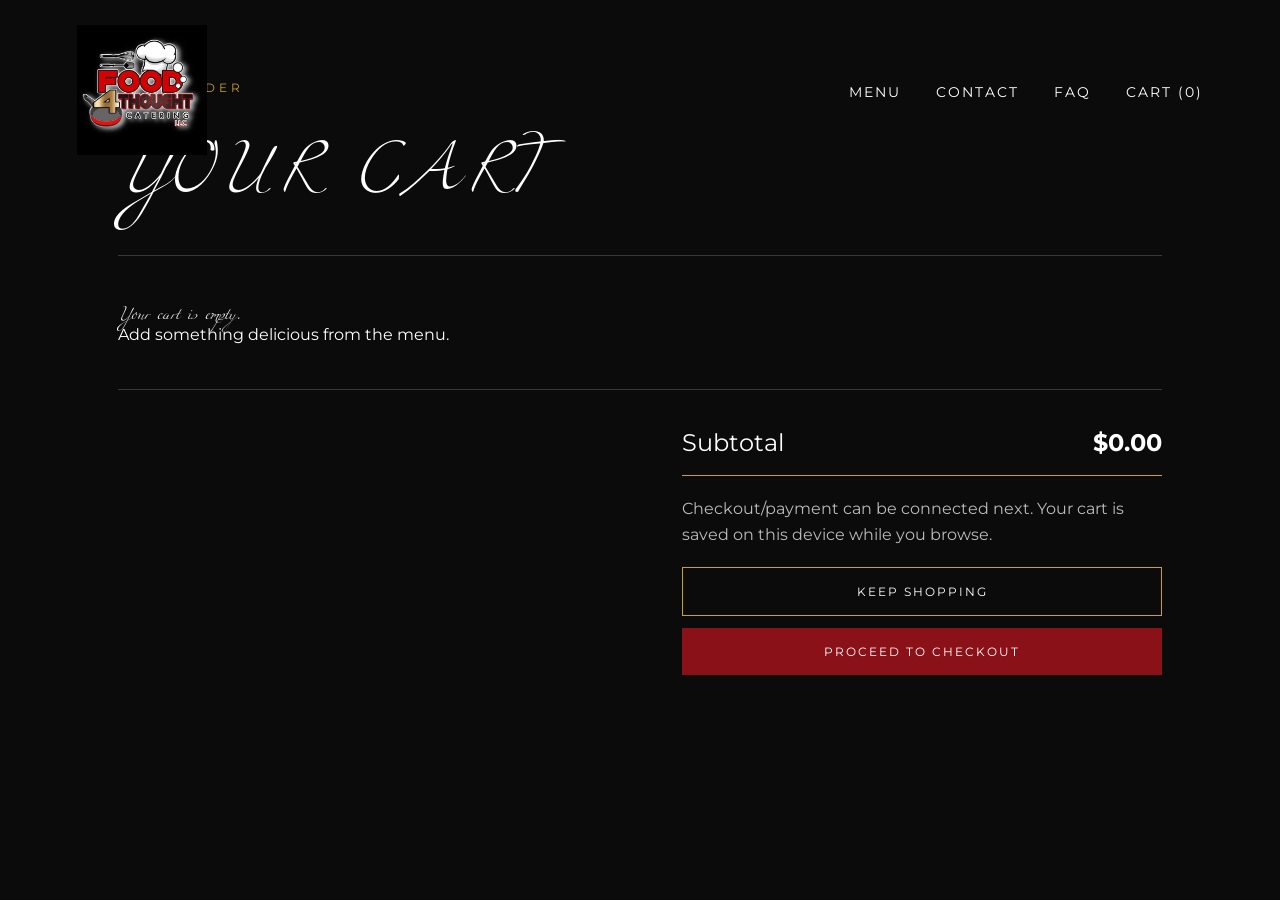
<file: cart.html>
<!DOCTYPE html><html lang="en"><head><meta charset="UTF-8"><meta name="viewport" content="width=device-width, initial-scale=1.0"><title>Your Cart | Food4Thought Catering LLC</title><link rel="preconnect" href="https://fonts.googleapis.com"><link rel="preconnect" href="https://fonts.gstatic.com" crossorigin><link href="https://fonts.googleapis.com/css2?family=Allura&family=Cormorant+Garamond:wght@400;500;600&family=Montserrat:wght@500;600;700&display=swap" rel="stylesheet"><link rel="stylesheet" href="style.css"></head><body>
<header class="navbar"><a href="index.html" class="logo"><img src="images/logo.jpg" alt="Food4Thought Catering LLC"></a><nav class="buttons"><a href="menu.html" class="menu-btn">Menu</a><a href="contact.html" class="menu-btn">Contact</a><a href="faq.html" class="menu-btn">FAQ</a><a href="cart.html" class="menu-btn cart-nav active">Cart (0)</a></nav></header>
<main class="cart-page"><p class="section-label">YOUR ORDER</p><h1>Your Cart</h1><div id="cart-items"></div><div class="cart-summary"><div><span>Subtotal</span><strong id="cart-subtotal">$0.00</strong></div><p class="cart-note">Checkout/payment can be connected next. Your cart is saved on this device while you browse.</p><a href="menu.html" class="cta-button secondary-cart-btn">Keep Shopping</a><button id="checkout-btn" class="cta-button checkout-btn" type="button">Proceed to Checkout</button></div></main><script src="script.js"></script></body></html>
</file>
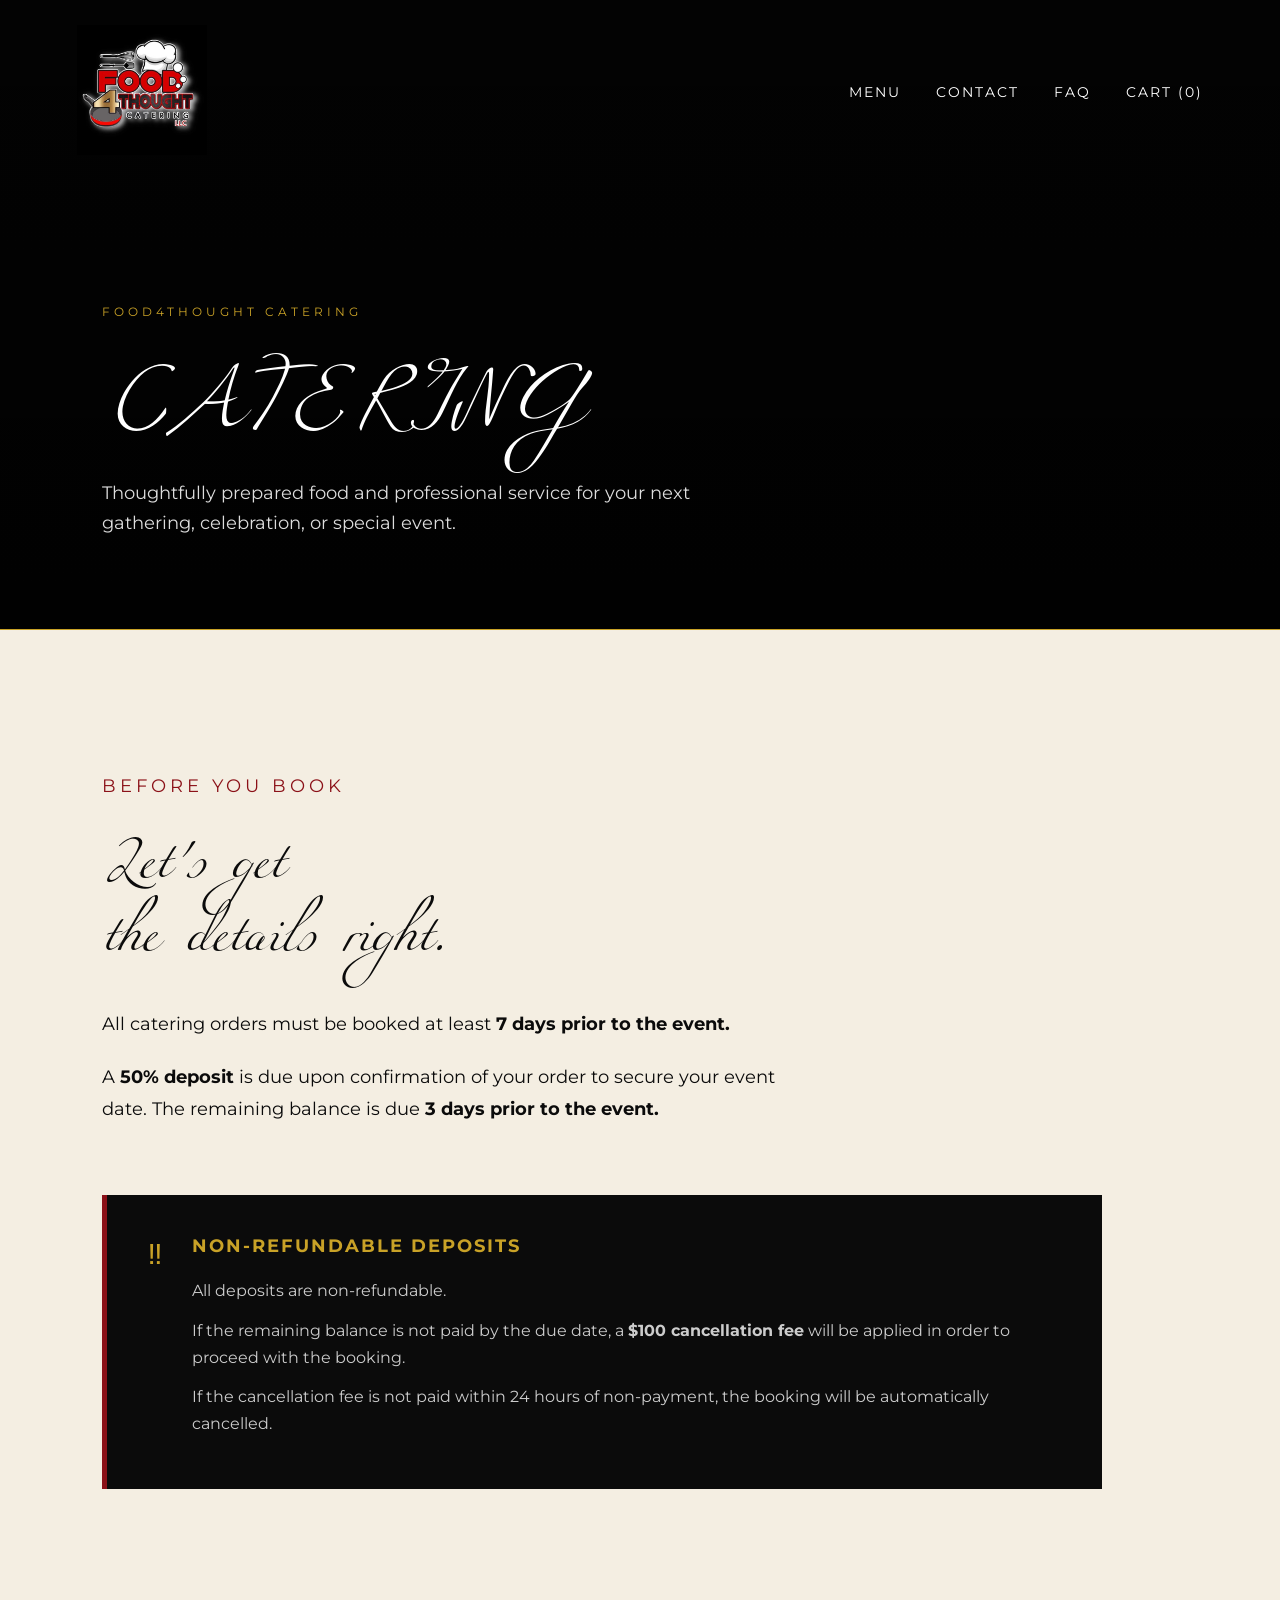
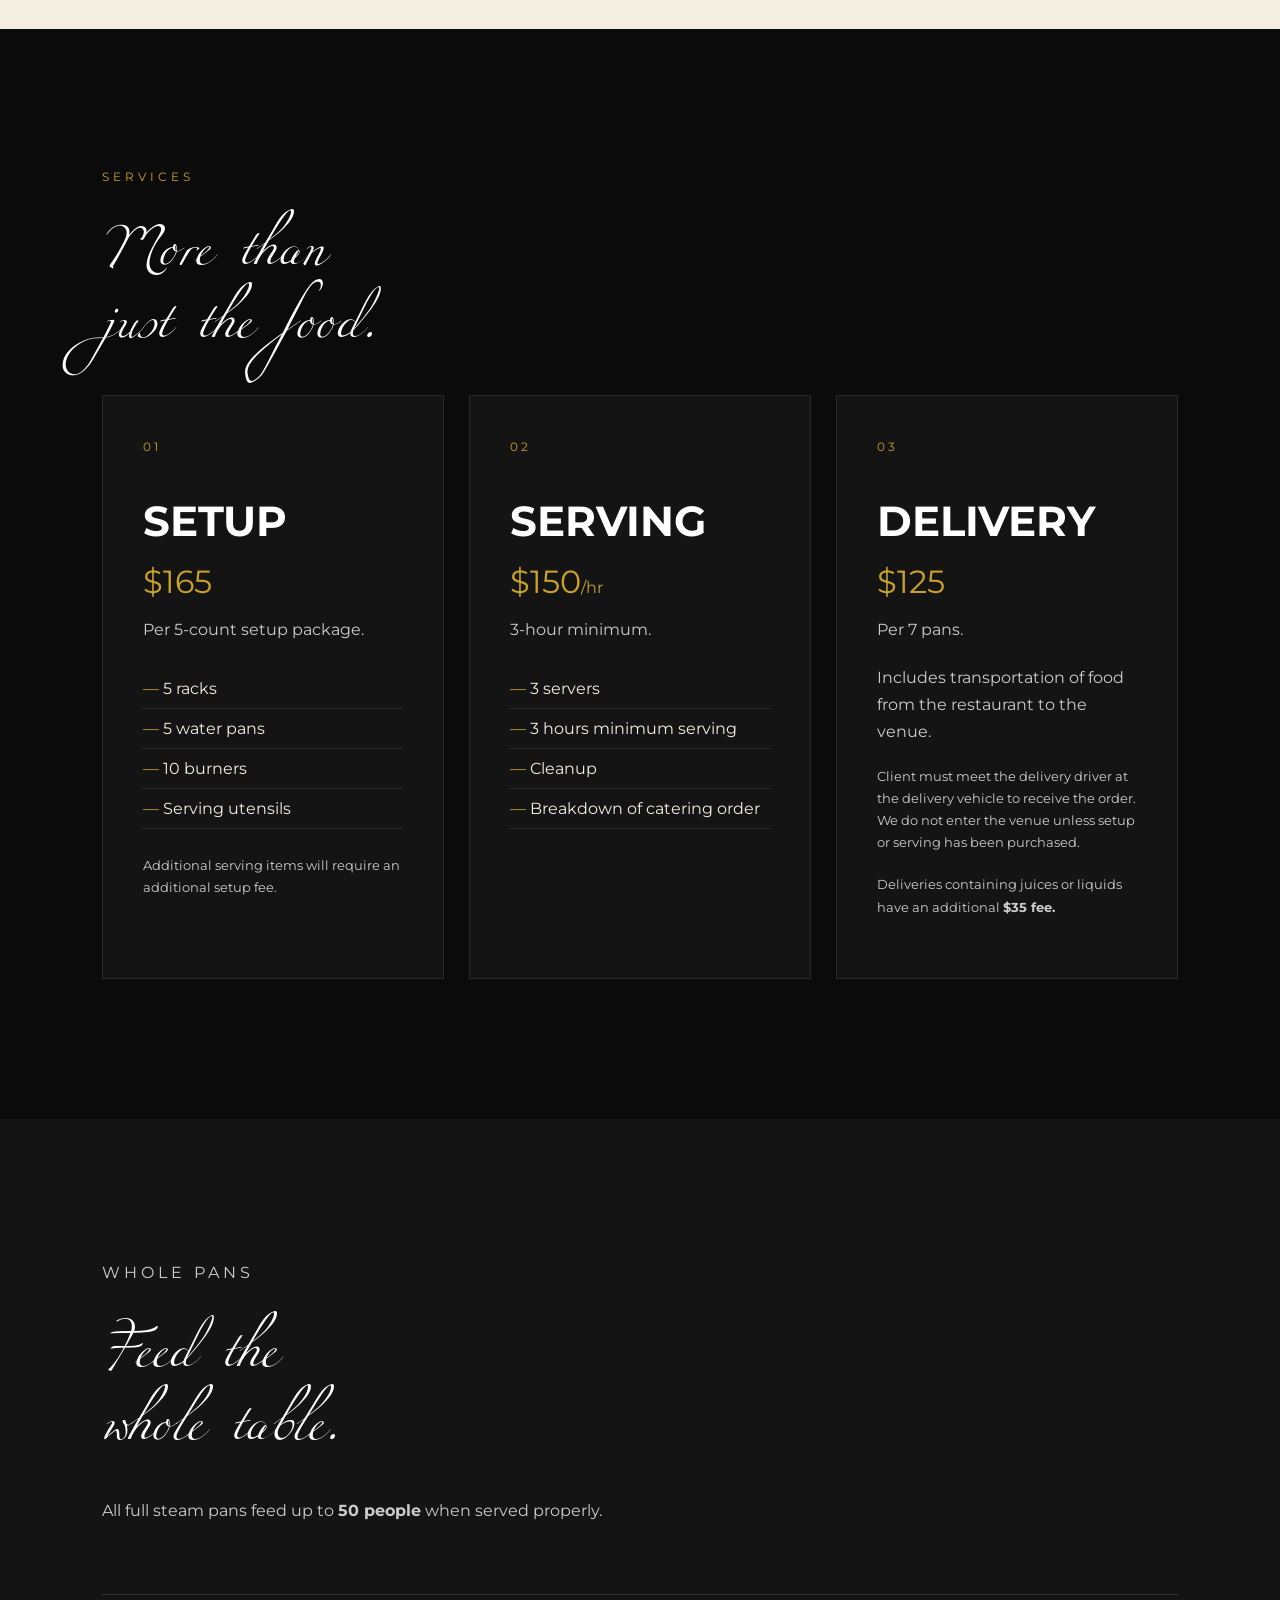
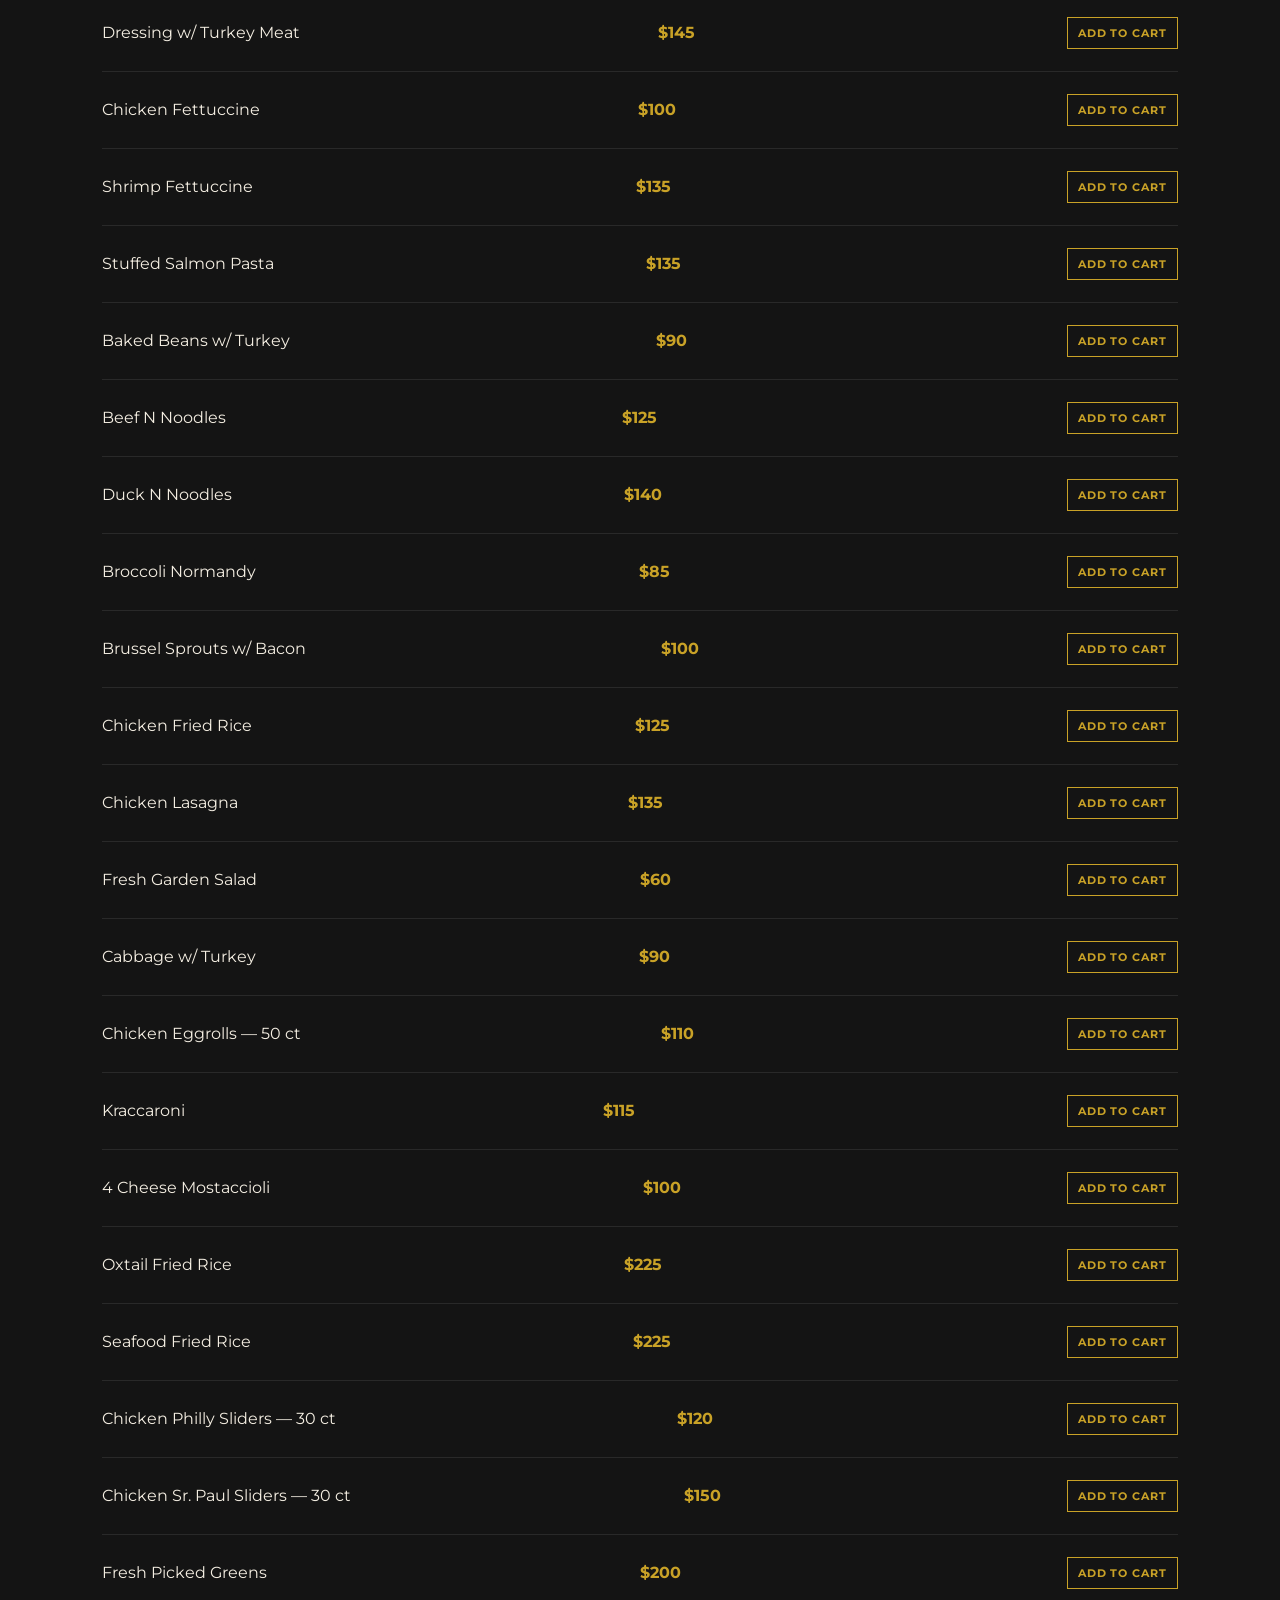
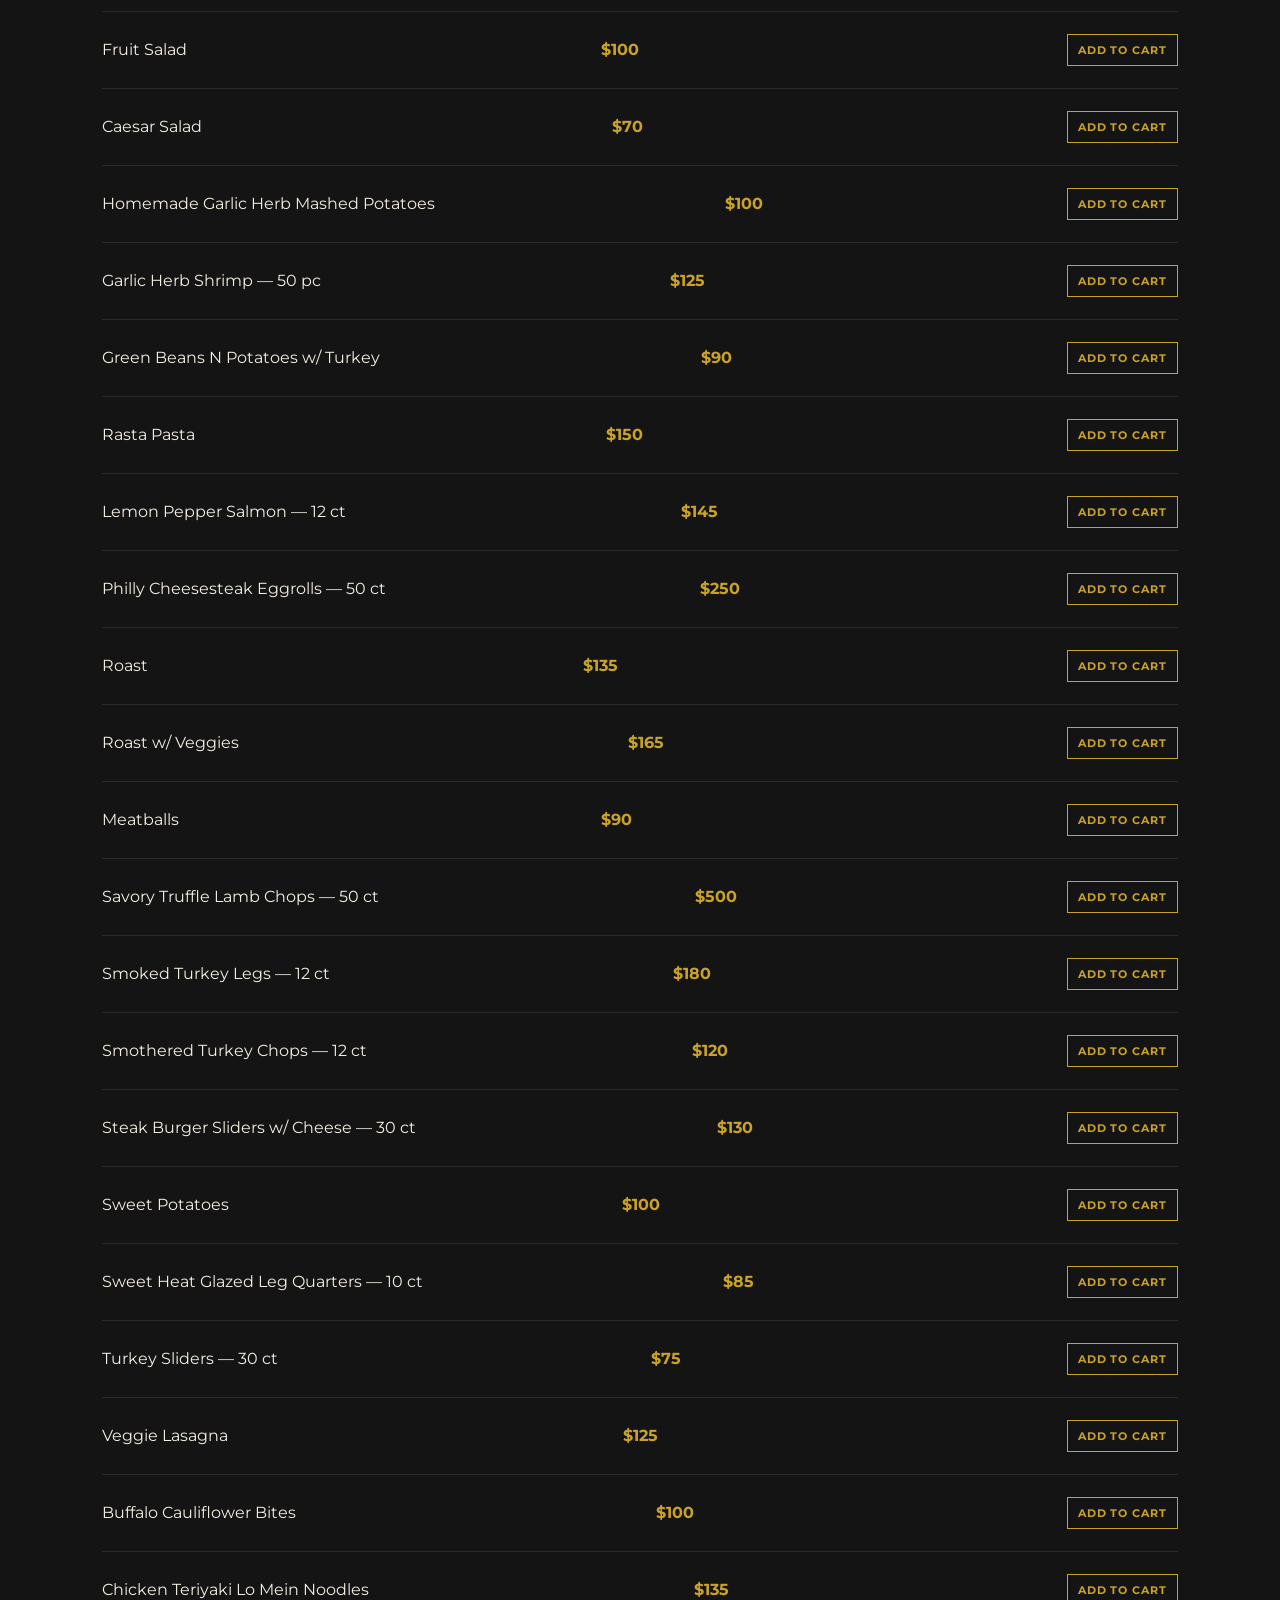
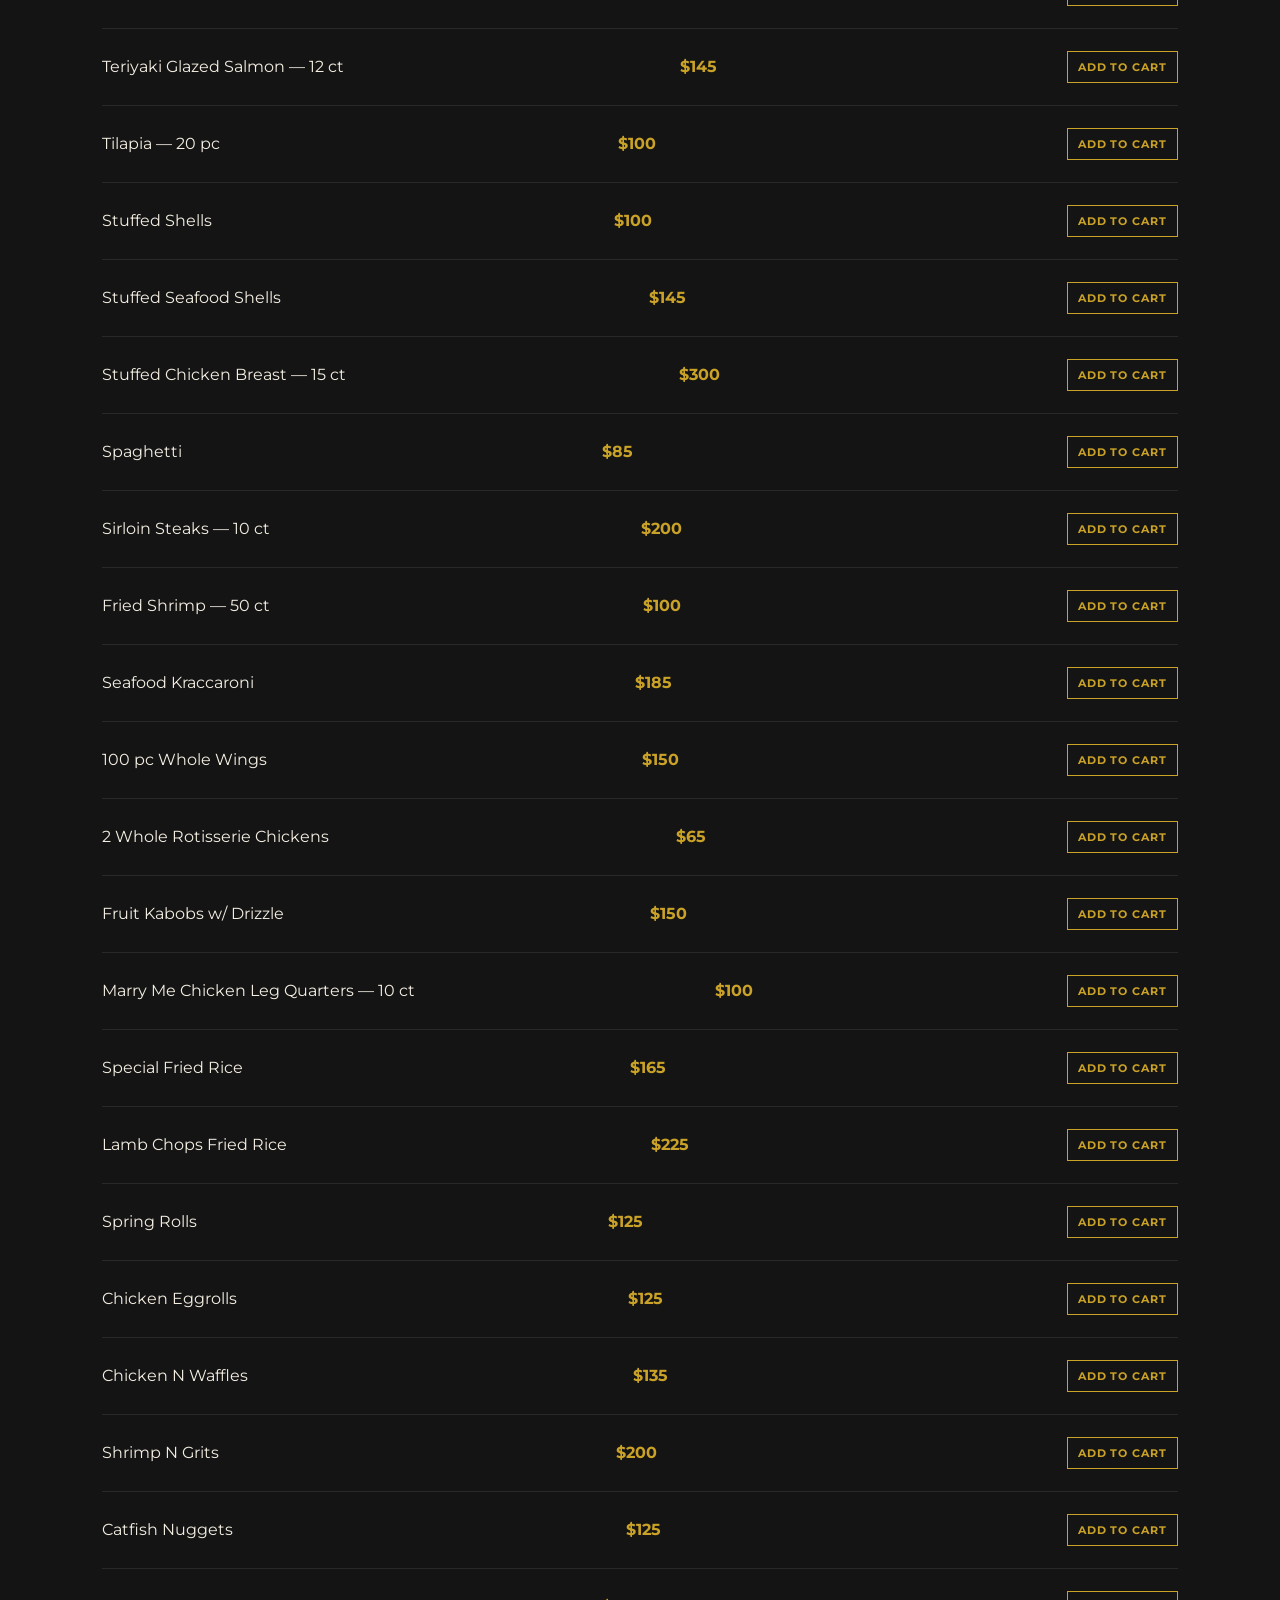
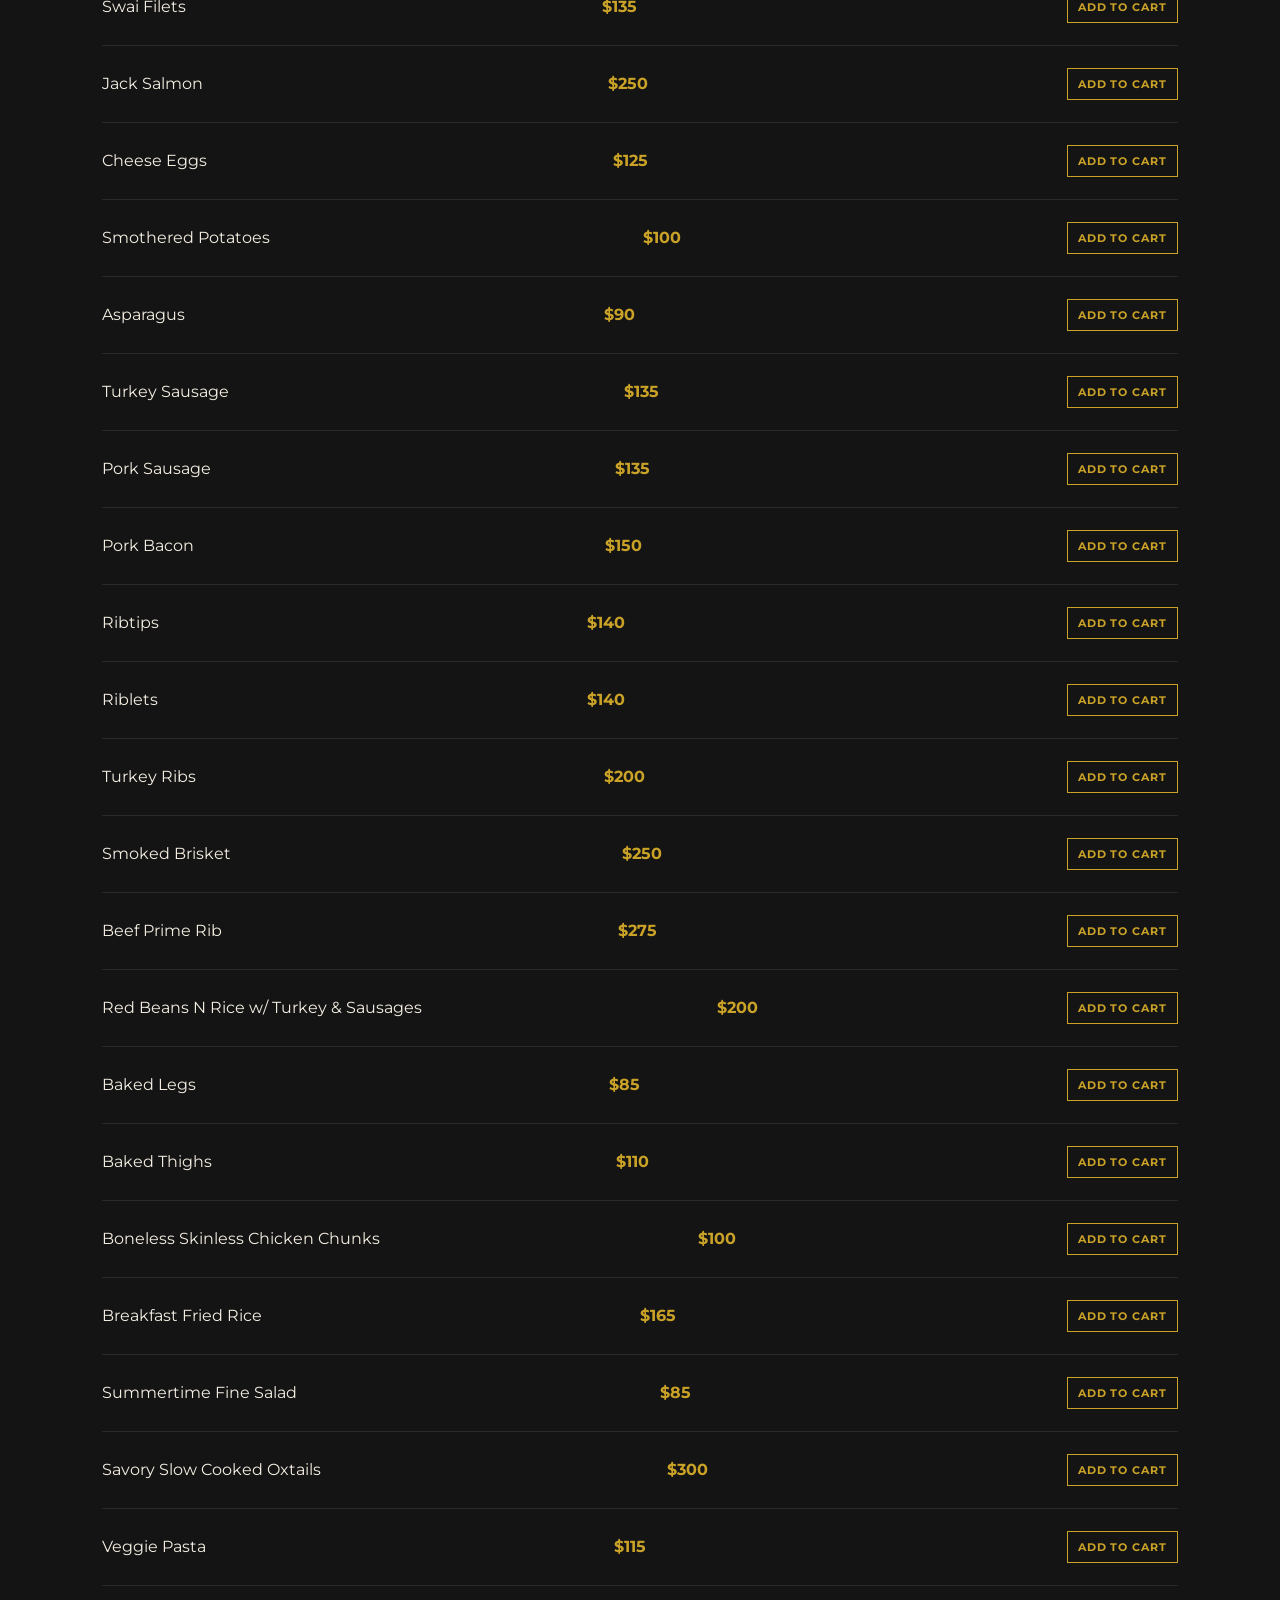
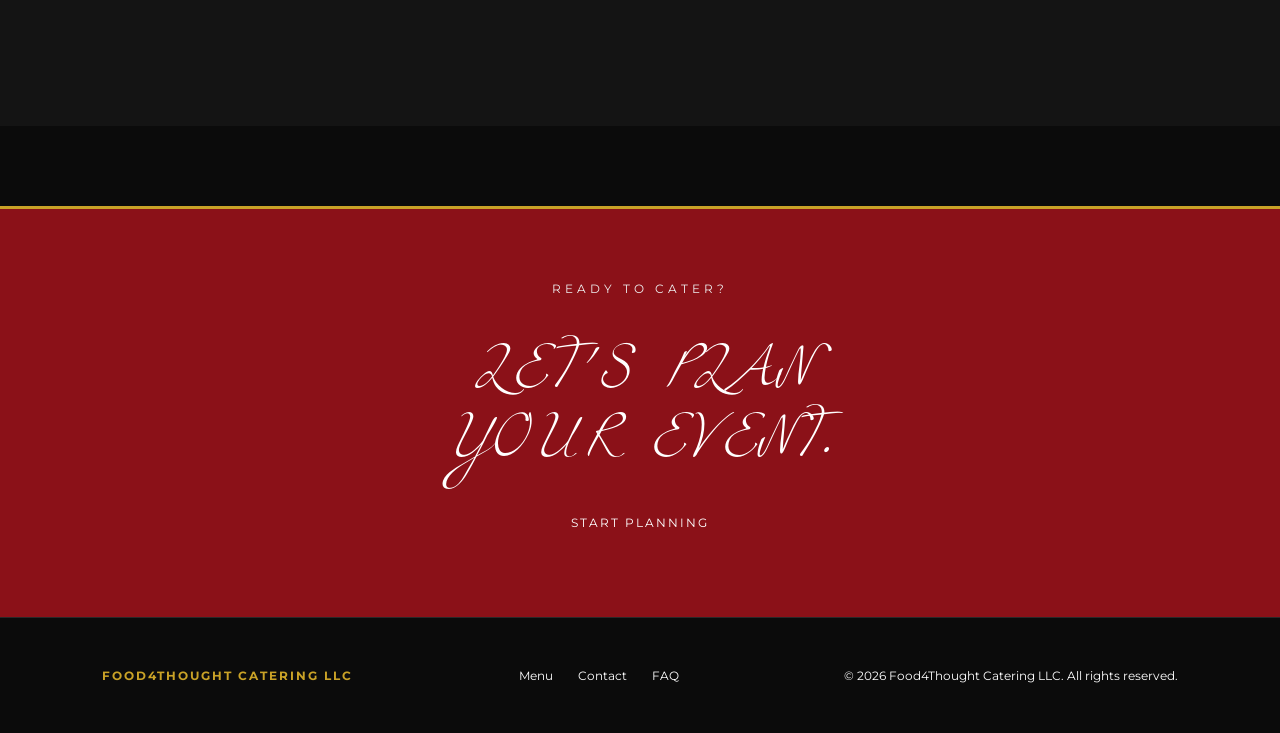
<file: catering.html>
<!DOCTYPE html>

<html lang="en">
<head>
<meta charset="utf-8"/>
<meta content="width=device-width, initial-scale=1.0" name="viewport"/>
<title>Catering | Food4Thought Catering LLC</title>
<link rel="preconnect" href="https://fonts.googleapis.com">
<link rel="preconnect" href="https://fonts.gstatic.com" crossorigin>
<link href="https://fonts.googleapis.com/css2?family=Allura&family=Cormorant+Garamond:ital,wght@0,400;0,500;0,600;1,500&family=Montserrat:wght@500;600;700&display=swap" rel="stylesheet"/>
<link href="style.css" rel="stylesheet"/>
</head>
<body>
<!-- NAVIGATION -->
<header class="navbar">
<a class="logo" href="index.html">
<img alt="Food4Thought Catering LLC" src="images/logo.jpg"/>
</a>
<nav class="buttons">
<a class="menu-btn active" href="menu.html">Menu</a>
<a class="menu-btn" href="contact.html">Contact</a>
<a class="menu-btn" href="faq.html">FAQ</a>
<a class="menu-btn cart-nav" href="cart.html">Cart (0)</a></nav>
</header>
<!-- HERO -->
<section class="menu-hero">
<div class="menu-hero-content">
<p class="section-label">
                FOOD4THOUGHT CATERING
            </p>
<h1>
                Catering
            </h1>
<p>
                Thoughtfully prepared food and professional service
                for your next gathering, celebration, or special event.
            </p>
</div>
</section>
<main>
<!-- BOOKING INFORMATION -->
<section class="catering-info">
<div class="catering-intro">
<p class="section-label">
                    BEFORE YOU BOOK
                </p>
<h2>
                    Let's get<br/>
                    the details right.
                </h2>
<p>
                    All catering orders must be booked at least
                    <strong>7 days prior to the event.</strong>
</p>
<p>
                    A <strong>50% deposit</strong> is due upon confirmation
                    of your order to secure your event date.
                    The remaining balance is due
                    <strong>3 days prior to the event.</strong>
</p>
</div>
<!-- DEPOSIT NOTICE -->
<div class="policy-notice">
<span class="notice-icon">‼</span>
<div>
<h3>
                        NON-REFUNDABLE DEPOSITS
                    </h3>
<p>
                        All deposits are non-refundable.
                    </p>
<p>
                        If the remaining balance is not paid by the due date,
                        a <strong>$100 cancellation fee</strong> will be applied
                        in order to proceed with the booking.
                    </p>
<p>
                        If the cancellation fee is not paid within 24 hours
                        of non-payment, the booking will be automatically
                        cancelled.
                    </p>
</div>
</div>
</section>
<!-- SERVICES -->
<section class="catering-services">
<div class="section-intro">
<p class="section-label">
                    SERVICES
                </p>
<h2>
                    More than<br/>
                    just the food.
                </h2>
</div>
<div class="service-grid">
<!-- SETUP -->
<article class="service-card">
<span class="service-number">
                        01
                    </span>
<h3>
                        Setup
                    </h3>
<div class="service-price">
                        $165
                    </div>
<p>
                        Per 5-count setup package.
                    </p>
<ul>
<li>5 racks</li>
<li>5 water pans</li>
<li>10 burners</li>
<li>Serving utensils</li>
</ul>
<p class="service-note">
                        Additional serving items will require
                        an additional setup fee.
                    </p>
</article>
<!-- SERVING -->
<article class="service-card">
<span class="service-number">
                        02
                    </span>
<h3>
                        Serving
                    </h3>
<div class="service-price">
                        $150<span>/hr</span>
</div>
<p>
                        3-hour minimum.
                    </p>
<ul>
<li>3 servers</li>
<li>3 hours minimum serving</li>
<li>Cleanup</li>
<li>Breakdown of catering order</li>
</ul>
</article>
<!-- DELIVERY -->
<article class="service-card">
<span class="service-number">
                        03
                    </span>
<h3>
                        Delivery
                    </h3>
<div class="service-price">
                        $125
                    </div>
<p>
                        Per 7 pans.
                    </p>
<p>
                        Includes transportation of food
                        from the restaurant to the venue.
                    </p>
<p class="service-note">
                        Client must meet the delivery driver at
                        the delivery vehicle to receive the order.
                        We do not enter the venue unless setup
                        or serving has been purchased.
                    </p>
<p class="service-note">
                        Deliveries containing juices or liquids
                        have an additional <strong>$35 fee.</strong>
</p>
</article>
</div>
</section>
<!-- WHOLE PANS -->
<section class="whole-pans">
<div class="section-intro">
<p class="section-label">
                    WHOLE PANS
                </p>
<h2>
                    Feed the<br/>
                    whole table.
                </h2>
<p>
                    All full steam pans feed up to
                    <strong>50 people</strong> when served properly.
                </p>
</div>
<div class="pan-list">
<div class="pan-item">
<span>Dressing w/ Turkey Meat</span>
<strong>$145</strong>
<button class="add-to-cart" data-name="Dressing w/ Turkey Meat - Full Pan" data-price="145.0" type="button">Add to Cart</button></div>
<div class="pan-item">
<span>Chicken Fettuccine</span>
<strong>$100</strong>
<button class="add-to-cart" data-name="Chicken Fettuccine - Full Pan" data-price="100.0" type="button">Add to Cart</button></div>
<div class="pan-item">
<span>Shrimp Fettuccine</span>
<strong>$135</strong>
<button class="add-to-cart" data-name="Shrimp Fettuccine - Full Pan" data-price="135.0" type="button">Add to Cart</button></div>
<div class="pan-item">
<span>Stuffed Salmon Pasta</span>
<strong>$135</strong>
<button class="add-to-cart" data-name="Stuffed Salmon Pasta - Full Pan" data-price="135.0" type="button">Add to Cart</button></div>
<div class="pan-item">
<span>Baked Beans w/ Turkey</span>
<strong>$90</strong>
<button class="add-to-cart" data-name="Baked Beans w/ Turkey - Full Pan" data-price="90.0" type="button">Add to Cart</button></div>
<div class="pan-item">
<span>Beef N Noodles</span>
<strong>$125</strong>
<button class="add-to-cart" data-name="Beef N Noodles - Full Pan" data-price="125.0" type="button">Add to Cart</button></div>
<div class="pan-item">
<span>Duck N Noodles</span>
<strong>$140</strong>
<button class="add-to-cart" data-name="Duck N Noodles - Full Pan" data-price="140.0" type="button">Add to Cart</button></div>
<div class="pan-item">
<span>Broccoli Normandy</span>
<strong>$85</strong>
<button class="add-to-cart" data-name="Broccoli Normandy - Full Pan" data-price="85.0" type="button">Add to Cart</button></div>
<div class="pan-item">
<span>Brussel Sprouts w/ Bacon</span>
<strong>$100</strong>
<button class="add-to-cart" data-name="Brussel Sprouts w/ Bacon - Full Pan" data-price="100.0" type="button">Add to Cart</button></div>
<div class="pan-item">
<span>Chicken Fried Rice</span>
<strong>$125</strong>
<button class="add-to-cart" data-name="Chicken Fried Rice - Full Pan" data-price="125.0" type="button">Add to Cart</button></div>
<div class="pan-item">
<span>Chicken Lasagna</span>
<strong>$135</strong>
<button class="add-to-cart" data-name="Chicken Lasagna - Full Pan" data-price="135.0" type="button">Add to Cart</button></div>
<div class="pan-item">
<span>Fresh Garden Salad</span>
<strong>$60</strong>
<button class="add-to-cart" data-name="Fresh Garden Salad - Full Pan" data-price="60.0" type="button">Add to Cart</button></div>
<div class="pan-item">
<span>Cabbage w/ Turkey</span>
<strong>$90</strong>
<button class="add-to-cart" data-name="Cabbage w/ Turkey - Full Pan" data-price="90.0" type="button">Add to Cart</button></div>
<div class="pan-item">
<span>Chicken Eggrolls — 50 ct</span>
<strong>$110</strong>
<button class="add-to-cart" data-name="Chicken Eggrolls — 50 ct - Full Pan" data-price="110.0" type="button">Add to Cart</button></div>
<div class="pan-item">
<span>Kraccaroni</span>
<strong>$115</strong>
<button class="add-to-cart" data-name="Kraccaroni - Full Pan" data-price="115.0" type="button">Add to Cart</button></div>
<div class="pan-item">
<span>4 Cheese Mostaccioli</span>
<strong>$100</strong>
<button class="add-to-cart" data-name="4 Cheese Mostaccioli - Full Pan" data-price="100.0" type="button">Add to Cart</button></div>
<div class="pan-item">
<span>Oxtail Fried Rice</span>
<strong>$225</strong>
<button class="add-to-cart" data-name="Oxtail Fried Rice - Full Pan" data-price="225.0" type="button">Add to Cart</button></div>
<div class="pan-item">
<span>Seafood Fried Rice</span>
<strong>$225</strong>
<button class="add-to-cart" data-name="Seafood Fried Rice - Full Pan" data-price="225.0" type="button">Add to Cart</button></div>
<div class="pan-item">
<span>Chicken Philly Sliders — 30 ct</span>
<strong>$120</strong>
<button class="add-to-cart" data-name="Chicken Philly Sliders — 30 ct - Full Pan" data-price="120.0" type="button">Add to Cart</button></div>
<div class="pan-item">
<span>Chicken Sr. Paul Sliders — 30 ct</span>
<strong>$150</strong>
<button class="add-to-cart" data-name="Chicken Sr. Paul Sliders — 30 ct - Full Pan" data-price="150.0" type="button">Add to Cart</button></div>
<div class="pan-item">
<span>Fresh Picked Greens</span>
<strong>$200</strong>
<button class="add-to-cart" data-name="Fresh Picked Greens - Full Pan" data-price="200.0" type="button">Add to Cart</button></div>
<div class="pan-item">
<span>Fruit Salad</span>
<strong>$100</strong>
<button class="add-to-cart" data-name="Fruit Salad - Full Pan" data-price="100.0" type="button">Add to Cart</button></div>
<div class="pan-item">
<span>Caesar Salad</span>
<strong>$70</strong>
<button class="add-to-cart" data-name="Caesar Salad - Full Pan" data-price="70.0" type="button">Add to Cart</button></div>
<div class="pan-item">
<span>Homemade Garlic Herb Mashed Potatoes</span>
<strong>$100</strong>
<button class="add-to-cart" data-name="Homemade Garlic Herb Mashed Potatoes - Full Pan" data-price="100.0" type="button">Add to Cart</button></div>
<div class="pan-item">
<span>Garlic Herb Shrimp — 50 pc</span>
<strong>$125</strong>
<button class="add-to-cart" data-name="Garlic Herb Shrimp — 50 pc - Full Pan" data-price="125.0" type="button">Add to Cart</button></div>
<div class="pan-item">
<span>Green Beans N Potatoes w/ Turkey</span>
<strong>$90</strong>
<button class="add-to-cart" data-name="Green Beans N Potatoes w/ Turkey - Full Pan" data-price="90.0" type="button">Add to Cart</button></div>
<div class="pan-item">
<span>Rasta Pasta</span>
<strong>$150</strong>
<button class="add-to-cart" data-name="Rasta Pasta - Full Pan" data-price="150.0" type="button">Add to Cart</button></div>
<div class="pan-item">
<span>Lemon Pepper Salmon — 12 ct</span>
<strong>$145</strong>
<button class="add-to-cart" data-name="Lemon Pepper Salmon — 12 ct - Full Pan" data-price="145.0" type="button">Add to Cart</button></div>
<div class="pan-item">
<span>Philly Cheesesteak Eggrolls — 50 ct</span>
<strong>$250</strong>
<button class="add-to-cart" data-name="Philly Cheesesteak Eggrolls — 50 ct - Full Pan" data-price="250.0" type="button">Add to Cart</button></div>
<div class="pan-item">
<span>Roast</span>
<strong>$135</strong>
<button class="add-to-cart" data-name="Roast - Full Pan" data-price="135.0" type="button">Add to Cart</button></div>
<div class="pan-item">
<span>Roast w/ Veggies</span>
<strong>$165</strong>
<button class="add-to-cart" data-name="Roast w/ Veggies - Full Pan" data-price="165.0" type="button">Add to Cart</button></div>
<div class="pan-item">
<span>Meatballs</span>
<strong>$90</strong>
<button class="add-to-cart" data-name="Meatballs - Full Pan" data-price="90.0" type="button">Add to Cart</button></div>
<div class="pan-item">
<span>Savory Truffle Lamb Chops — 50 ct</span>
<strong>$500</strong>
<button class="add-to-cart" data-name="Savory Truffle Lamb Chops — 50 ct - Full Pan" data-price="500.0" type="button">Add to Cart</button></div>
<div class="pan-item">
<span>Smoked Turkey Legs — 12 ct</span>
<strong>$180</strong>
<button class="add-to-cart" data-name="Smoked Turkey Legs — 12 ct - Full Pan" data-price="180.0" type="button">Add to Cart</button></div>
<div class="pan-item">
<span>Smothered Turkey Chops — 12 ct</span>
<strong>$120</strong>
<button class="add-to-cart" data-name="Smothered Turkey Chops — 12 ct - Full Pan" data-price="120.0" type="button">Add to Cart</button></div>
<div class="pan-item">
<span>Steak Burger Sliders w/ Cheese — 30 ct</span>
<strong>$130</strong>
<button class="add-to-cart" data-name="Steak Burger Sliders w/ Cheese — 30 ct - Full Pan" data-price="130.0" type="button">Add to Cart</button></div>
<div class="pan-item">
<span>Sweet Potatoes</span>
<strong>$100</strong>
<button class="add-to-cart" data-name="Sweet Potatoes - Full Pan" data-price="100.0" type="button">Add to Cart</button></div>
<div class="pan-item">
<span>Sweet Heat Glazed Leg Quarters — 10 ct</span>
<strong>$85</strong>
<button class="add-to-cart" data-name="Sweet Heat Glazed Leg Quarters — 10 ct - Full Pan" data-price="85.0" type="button">Add to Cart</button></div>
<div class="pan-item">
<span>Turkey Sliders — 30 ct</span>
<strong>$75</strong>
<button class="add-to-cart" data-name="Turkey Sliders — 30 ct - Full Pan" data-price="75.0" type="button">Add to Cart</button></div>
<div class="pan-item">
<span>Veggie Lasagna</span>
<strong>$125</strong>
<button class="add-to-cart" data-name="Veggie Lasagna - Full Pan" data-price="125.0" type="button">Add to Cart</button></div>
<div class="pan-item">
<span>Buffalo Cauliflower Bites</span>
<strong>$100</strong>
<button class="add-to-cart" data-name="Buffalo Cauliflower Bites - Full Pan" data-price="100.0" type="button">Add to Cart</button></div>
<div class="pan-item">
<span>Chicken Teriyaki Lo Mein Noodles</span>
<strong>$135</strong>
<button class="add-to-cart" data-name="Chicken Teriyaki Lo Mein Noodles - Full Pan" data-price="135.0" type="button">Add to Cart</button></div>
<div class="pan-item">
<span>Teriyaki Glazed Salmon — 12 ct</span>
<strong>$145</strong>
<button class="add-to-cart" data-name="Teriyaki Glazed Salmon — 12 ct - Full Pan" data-price="145.0" type="button">Add to Cart</button></div>
<div class="pan-item">
<span>Tilapia — 20 pc</span>
<strong>$100</strong>
<button class="add-to-cart" data-name="Tilapia — 20 pc - Full Pan" data-price="100.0" type="button">Add to Cart</button></div>
<div class="pan-item">
<span>Stuffed Shells</span>
<strong>$100</strong>
<button class="add-to-cart" data-name="Stuffed Shells - Full Pan" data-price="100.0" type="button">Add to Cart</button></div>
<div class="pan-item">
<span>Stuffed Seafood Shells</span>
<strong>$145</strong>
<button class="add-to-cart" data-name="Stuffed Seafood Shells - Full Pan" data-price="145.0" type="button">Add to Cart</button></div>
<div class="pan-item">
<span>Stuffed Chicken Breast — 15 ct</span>
<strong>$300</strong>
<button class="add-to-cart" data-name="Stuffed Chicken Breast — 15 ct - Full Pan" data-price="300.0" type="button">Add to Cart</button></div>
<div class="pan-item">
<span>Spaghetti</span>
<strong>$85</strong>
<button class="add-to-cart" data-name="Spaghetti - Full Pan" data-price="85.0" type="button">Add to Cart</button></div>
<div class="pan-item">
<span>Sirloin Steaks — 10 ct</span>
<strong>$200</strong>
<button class="add-to-cart" data-name="Sirloin Steaks — 10 ct - Full Pan" data-price="200.0" type="button">Add to Cart</button></div>
<div class="pan-item">
<span>Fried Shrimp — 50 ct</span>
<strong>$100</strong>
<button class="add-to-cart" data-name="Fried Shrimp — 50 ct - Full Pan" data-price="100.0" type="button">Add to Cart</button></div>
<div class="pan-item">
<span>Seafood Kraccaroni</span>
<strong>$185</strong>
<button class="add-to-cart" data-name="Seafood Kraccaroni - Full Pan" data-price="185.0" type="button">Add to Cart</button></div>
<div class="pan-item">
<span>100 pc Whole Wings</span>
<strong>$150</strong>
<button class="add-to-cart" data-name="100 pc Whole Wings - Full Pan" data-price="150.0" type="button">Add to Cart</button></div>
<div class="pan-item">
<span>2 Whole Rotisserie Chickens</span>
<strong>$65</strong>
<button class="add-to-cart" data-name="2 Whole Rotisserie Chickens - Full Pan" data-price="65.0" type="button">Add to Cart</button></div>
<div class="pan-item">
<span>Fruit Kabobs w/ Drizzle</span>
<strong>$150</strong>
<button class="add-to-cart" data-name="Fruit Kabobs w/ Drizzle - Full Pan" data-price="150.0" type="button">Add to Cart</button></div>
<div class="pan-item">
<span>Marry Me Chicken Leg Quarters — 10 ct</span>
<strong>$100</strong>
<button class="add-to-cart" data-name="Marry Me Chicken Leg Quarters — 10 ct - Full Pan" data-price="100.0" type="button">Add to Cart</button></div>
<div class="pan-item">
<span>Special Fried Rice</span>
<strong>$165</strong>
<button class="add-to-cart" data-name="Special Fried Rice - Full Pan" data-price="165.0" type="button">Add to Cart</button></div>
<div class="pan-item">
<span>Lamb Chops Fried Rice</span>
<strong>$225</strong>
<button class="add-to-cart" data-name="Lamb Chops Fried Rice - Full Pan" data-price="225.0" type="button">Add to Cart</button></div>
<div class="pan-item">
<span>Spring Rolls</span>
<strong>$125</strong>
<button class="add-to-cart" data-name="Spring Rolls - Full Pan" data-price="125.0" type="button">Add to Cart</button></div>
<div class="pan-item">
<span>Chicken Eggrolls</span>
<strong>$125</strong>
<button class="add-to-cart" data-name="Chicken Eggrolls - Full Pan" data-price="125.0" type="button">Add to Cart</button></div>
<div class="pan-item">
<span>Chicken N Waffles</span>
<strong>$135</strong>
<button class="add-to-cart" data-name="Chicken N Waffles - Full Pan" data-price="135.0" type="button">Add to Cart</button></div>
<div class="pan-item">
<span>Shrimp N Grits</span>
<strong>$200</strong>
<button class="add-to-cart" data-name="Shrimp N Grits - Full Pan" data-price="200.0" type="button">Add to Cart</button></div>
<div class="pan-item">
<span>Catfish Nuggets</span>
<strong>$125</strong>
<button class="add-to-cart" data-name="Catfish Nuggets - Full Pan" data-price="125.0" type="button">Add to Cart</button></div>
<div class="pan-item">
<span>Swai Filets</span>
<strong>$135</strong>
<button class="add-to-cart" data-name="Swai Filets - Full Pan" data-price="135.0" type="button">Add to Cart</button></div>
<div class="pan-item">
<span>Jack Salmon</span>
<strong>$250</strong>
<button class="add-to-cart" data-name="Jack Salmon - Full Pan" data-price="250.0" type="button">Add to Cart</button></div>
<div class="pan-item">
<span>Cheese Eggs</span>
<strong>$125</strong>
<button class="add-to-cart" data-name="Cheese Eggs - Full Pan" data-price="125.0" type="button">Add to Cart</button></div>
<div class="pan-item">
<span>Smothered Potatoes</span>
<strong>$100</strong>
<button class="add-to-cart" data-name="Smothered Potatoes - Full Pan" data-price="100.0" type="button">Add to Cart</button></div>
<div class="pan-item">
<span>Asparagus</span>
<strong>$90</strong>
<button class="add-to-cart" data-name="Asparagus - Full Pan" data-price="90.0" type="button">Add to Cart</button></div>
<div class="pan-item">
<span>Turkey Sausage</span>
<strong>$135</strong>
<button class="add-to-cart" data-name="Turkey Sausage - Full Pan" data-price="135.0" type="button">Add to Cart</button></div>
<div class="pan-item">
<span>Pork Sausage</span>
<strong>$135</strong>
<button class="add-to-cart" data-name="Pork Sausage - Full Pan" data-price="135.0" type="button">Add to Cart</button></div>
<div class="pan-item">
<span>Pork Bacon</span>
<strong>$150</strong>
<button class="add-to-cart" data-name="Pork Bacon - Full Pan" data-price="150.0" type="button">Add to Cart</button></div>
<div class="pan-item">
<span>Ribtips</span>
<strong>$140</strong>
<button class="add-to-cart" data-name="Ribtips - Full Pan" data-price="140.0" type="button">Add to Cart</button></div>
<div class="pan-item">
<span>Riblets</span>
<strong>$140</strong>
<button class="add-to-cart" data-name="Riblets - Full Pan" data-price="140.0" type="button">Add to Cart</button></div>
<div class="pan-item">
<span>Turkey Ribs</span>
<strong>$200</strong>
<button class="add-to-cart" data-name="Turkey Ribs - Full Pan" data-price="200.0" type="button">Add to Cart</button></div>
<div class="pan-item">
<span>Smoked Brisket</span>
<strong>$250</strong>
<button class="add-to-cart" data-name="Smoked Brisket - Full Pan" data-price="250.0" type="button">Add to Cart</button></div>
<div class="pan-item">
<span>Beef Prime Rib</span>
<strong>$275</strong>
<button class="add-to-cart" data-name="Beef Prime Rib - Full Pan" data-price="275.0" type="button">Add to Cart</button></div>
<div class="pan-item">
<span>Red Beans N Rice w/ Turkey &amp; Sausages</span>
<strong>$200</strong>
<button class="add-to-cart" data-name="Red Beans N Rice w/ Turkey &amp; Sausages - Full Pan" data-price="200.0" type="button">Add to Cart</button></div>
<div class="pan-item">
<span>Baked Legs</span>
<strong>$85</strong>
<button class="add-to-cart" data-name="Baked Legs - Full Pan" data-price="85.0" type="button">Add to Cart</button></div>
<div class="pan-item">
<span>Baked Thighs</span>
<strong>$110</strong>
<button class="add-to-cart" data-name="Baked Thighs - Full Pan" data-price="110.0" type="button">Add to Cart</button></div>
<div class="pan-item">
<span>Boneless Skinless Chicken Chunks</span>
<strong>$100</strong>
<button class="add-to-cart" data-name="Boneless Skinless Chicken Chunks - Full Pan" data-price="100.0" type="button">Add to Cart</button></div>
<div class="pan-item">
<span>Breakfast Fried Rice</span>
<strong>$165</strong>
<button class="add-to-cart" data-name="Breakfast Fried Rice - Full Pan" data-price="165.0" type="button">Add to Cart</button></div>
<div class="pan-item">
<span>Summertime Fine Salad</span>
<strong>$85</strong>
<button class="add-to-cart" data-name="Summertime Fine Salad - Full Pan" data-price="85.0" type="button">Add to Cart</button></div>
<div class="pan-item">
<span>Savory Slow Cooked Oxtails</span>
<strong>$300</strong>
<button class="add-to-cart" data-name="Savory Slow Cooked Oxtails - Full Pan" data-price="300.0" type="button">Add to Cart</button></div>
<div class="pan-item">
<span>Veggie Pasta</span>
<strong>$115</strong>
<button class="add-to-cart" data-name="Veggie Pasta - Full Pan" data-price="115.0" type="button">Add to Cart</button></div>
</div>
</section>
<!-- CTA -->
<section class="dinner-cta">
<p class="section-label">
                READY TO CATER?
            </p>
<h2>
                Let's plan<br/>
                your event.
            </h2>
<a class="cta-button" href="contact.html">
                Start Planning
            </a>
</section>
</main>
<!-- FOOTER -->
<footer>
<div class="footer-logo">
            Food4Thought Catering LLC
        </div>
<div class="footer-links">
<a href="menu.html">Menu</a>
<a href="contact.html">Contact</a>
<a href="faq.html">FAQ</a>
</div>
<p>
            © 2026 Food4Thought Catering LLC.
            All rights reserved.
        </p>
</footer>
<script src="script.js"></script>
</body>
</html>
</file>
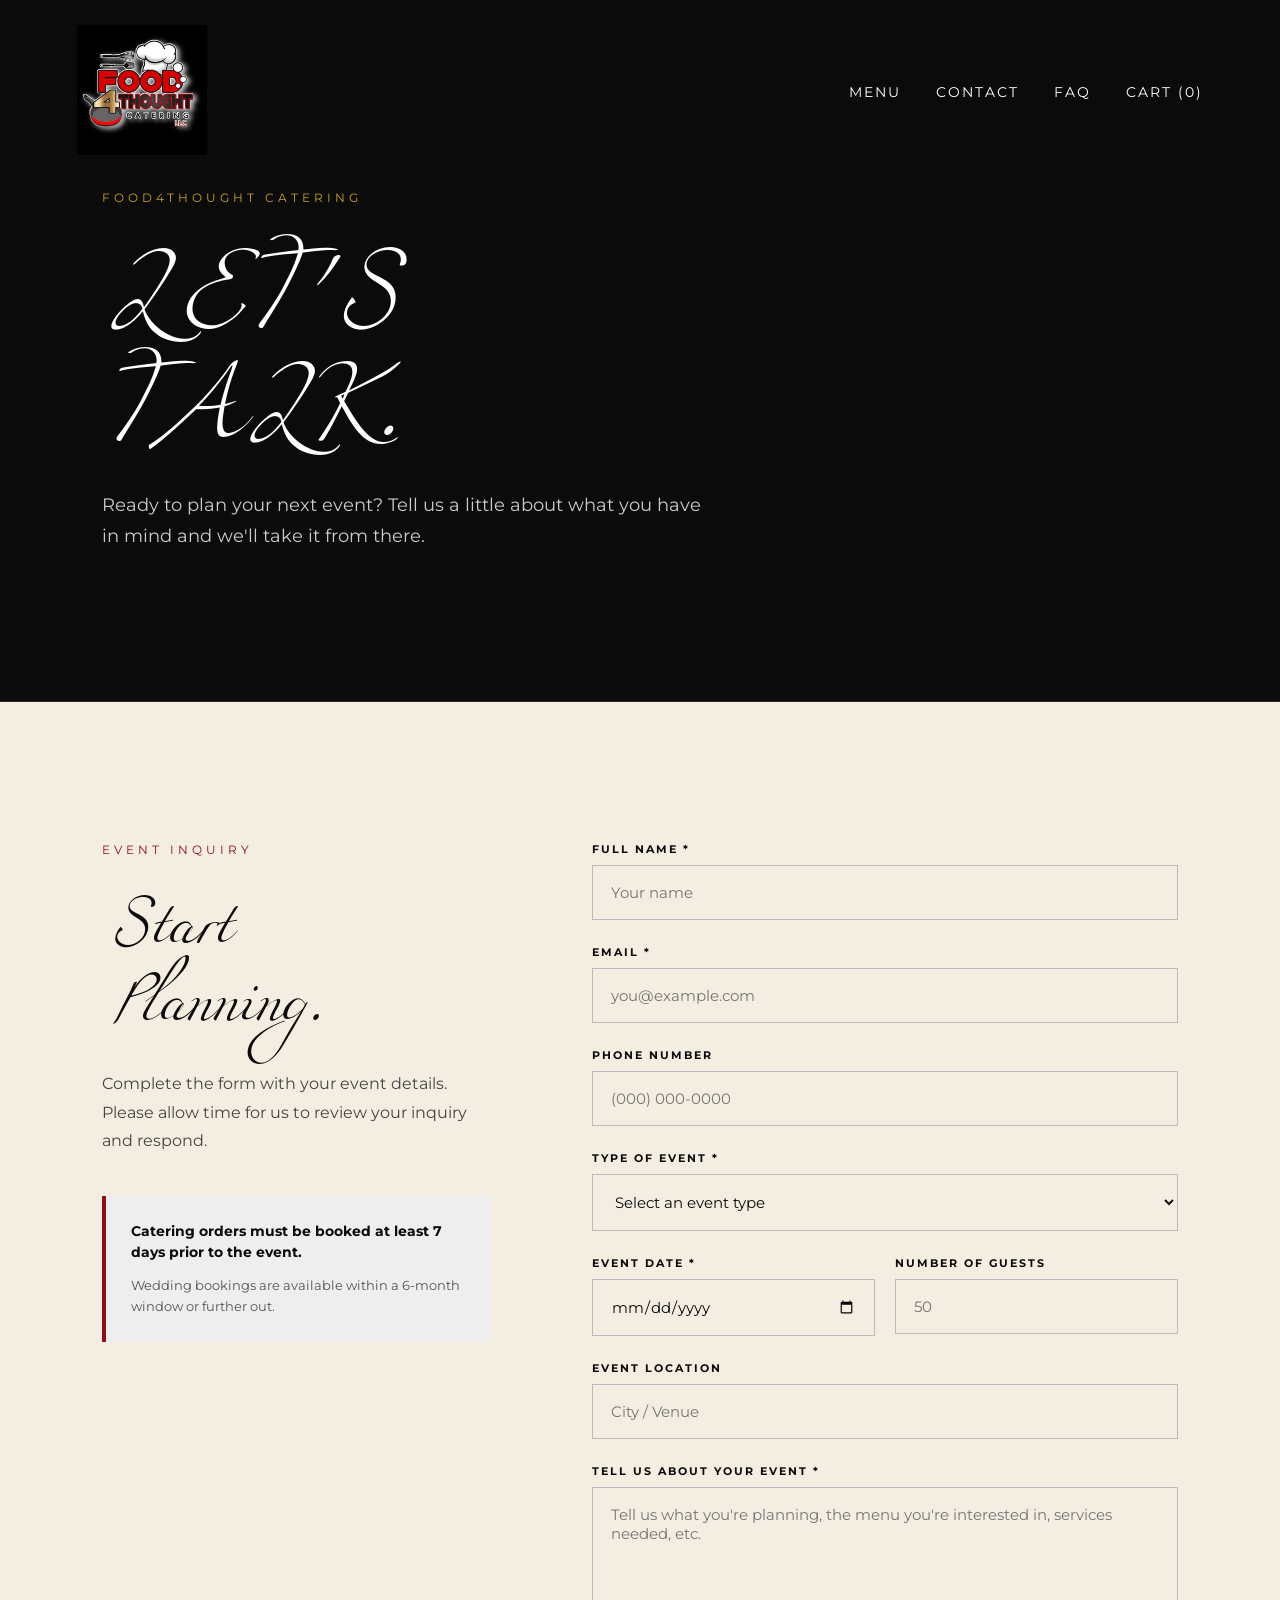
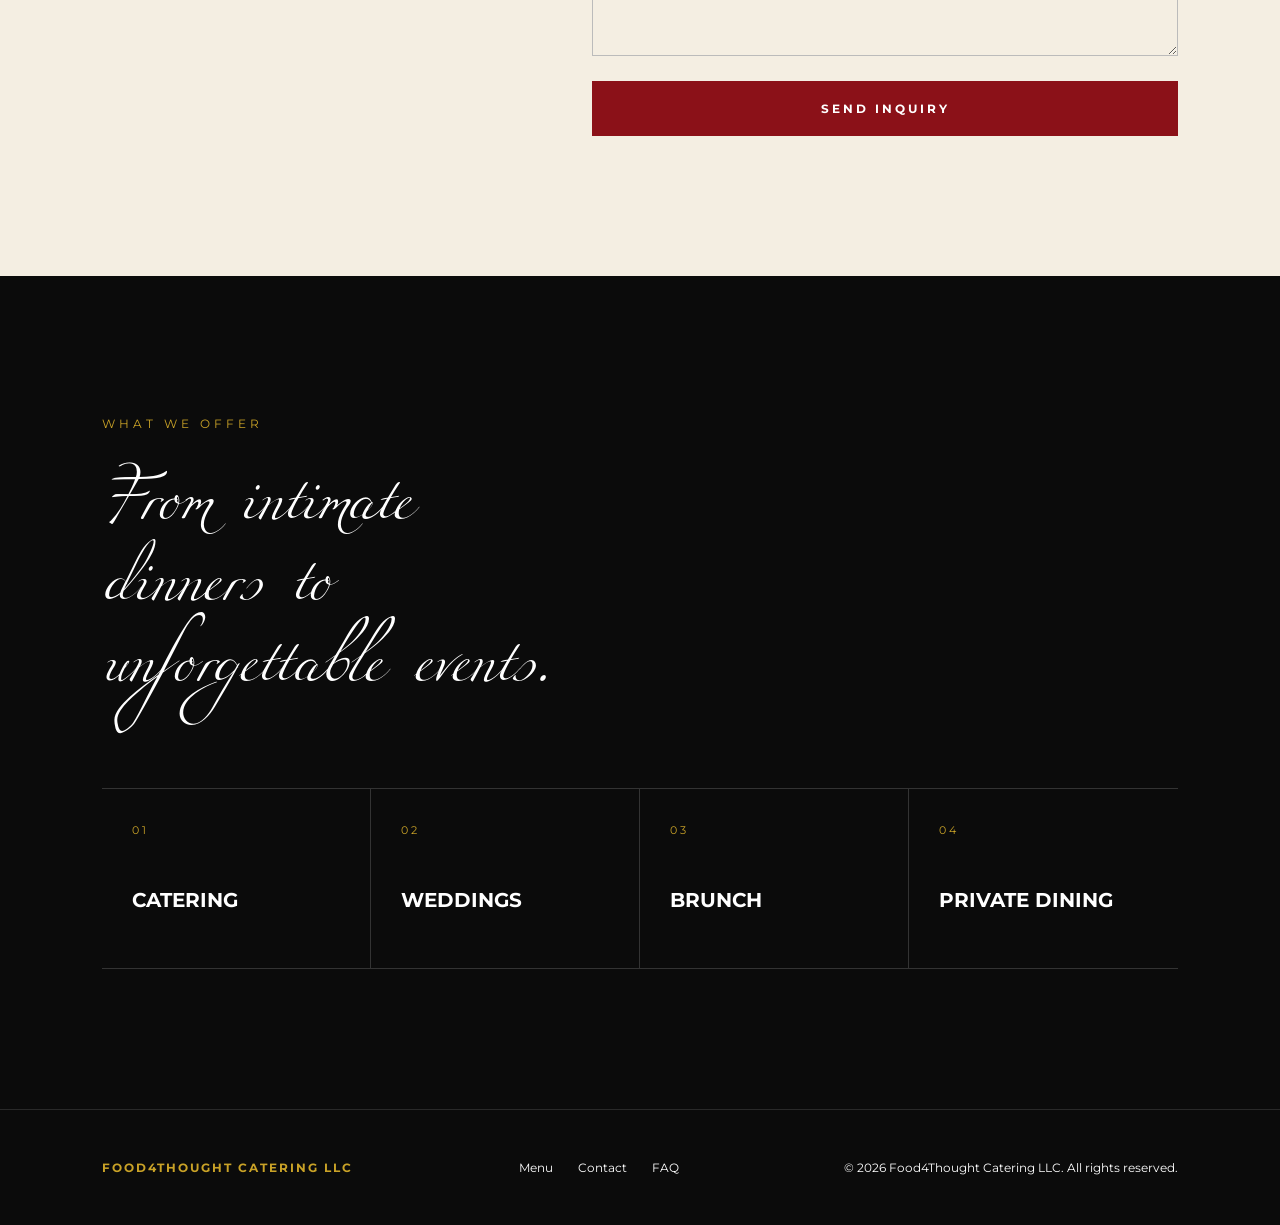
<file: contact.html>
<!DOCTYPE html>

<html lang="en">
<head>
<meta charset="utf-8"/>
<meta content="width=device-width, initial-scale=1.0" name="viewport"/>
<title>Contact | Food4Thought Catering LLC</title>
<link rel="preconnect" href="https://fonts.googleapis.com">
<link rel="preconnect" href="https://fonts.gstatic.com" crossorigin>
<link href="https://fonts.googleapis.com/css2?family=Allura&family=Cormorant+Garamond:ital,wght@0,400;0,500;0,600;1,500&family=Montserrat:wght@500;600;700&display=swap" rel="stylesheet"/>
<link href="style.css" rel="stylesheet"/>
</head>
<body>
<!-- NAVIGATION -->
<header class="navbar">
<a class="logo" href="index.html">
<img alt="Food4Thought Catering LLC" src="images/logo.jpg"/>
</a>
<nav class="buttons">
<a class="menu-btn" href="menu.html">Menu</a>
<a class="menu-btn active" href="contact.html">Contact</a>
<a class="menu-btn" href="faq.html">FAQ</a>
<a class="menu-btn cart-nav" href="cart.html">Cart (0)</a></nav>
</header>
<!-- HERO -->
<section class="contact-hero">
<div class="contact-hero-content">
<p class="section-label">
                FOOD4THOUGHT CATERING
            </p>
<h1>
                Let's<br/>
                Talk.
            </h1>
<p>
                Ready to plan your next event?
                Tell us a little about what you have in mind
                and we'll take it from there.
            </p>
</div>
</section>
<main>
<!-- CONTACT SECTION -->
<section class="contact-section">
<div class="contact-intro">
<p class="section-label">
                    EVENT INQUIRY
                </p>
<h2>
                    Start<br/>
                    Planning.
                </h2>
<p>
                    Complete the form with your event details.
                    Please allow time for us to review your inquiry
                    and respond.
                </p>
<div class="contact-note">
<strong>
                        Catering orders must be booked at least
                        7 days prior to the event.
                    </strong>
<span>
                        Wedding bookings are available within a
                        6-month window or further out.
                    </span>
</div>
</div>
<!-- FORM -->
<form class="contact-form">
<div class="form-group">
<label for="name">
                        Full Name *
                    </label>
<input id="name" name="name" placeholder="Your name" required="" type="text"/>
</div>
<div class="form-group">
<label for="email">
                        Email *
                    </label>
<input id="email" name="email" placeholder="you@example.com" required="" type="email"/>
</div>
<div class="form-group">
<label for="phone">
                        Phone Number
                    </label>
<input id="phone" name="phone" placeholder="(000) 000-0000" type="tel"/>
</div>
<div class="form-group">
<label for="event">
                        Type of Event *
                    </label>
<select id="event" name="event" required="">
<option disabled="" selected="" value="">
                            Select an event type
                        </option>
<option value="catering">
                            Catering
                        </option>
<option value="wedding">
                            Wedding
                        </option>
<option value="brunch">
                            Brunch
                        </option>
<option value="private-dining">
                            Private Dining
                        </option>
<option value="special-occasion">
                            Special Occasion
                        </option>
<option value="other">
                            Other
                        </option>
</select>
</div>
<div class="form-row">
<div class="form-group">
<label for="date">
                            Event Date *
                        </label>
<input id="date" name="date" required="" type="date"/>
</div>
<div class="form-group">
<label for="guests">
                            Number of Guests
                        </label>
<input id="guests" min="1" name="guests" placeholder="50" type="number"/>
</div>
</div>
<div class="form-group">
<label for="location">
                        Event Location
                    </label>
<input id="location" name="location" placeholder="City / Venue" type="text"/>
</div>
<div class="form-group">
<label for="message">
                        Tell Us About Your Event *
                    </label>
<textarea id="message" name="message" placeholder="Tell us what you're planning, the menu you're interested in, services needed, etc." required="" rows="7"></textarea>
</div>
<button class="form-submit" type="submit">
                    Send Inquiry
                </button>
</form>
</section>
<!-- SERVICES -->
<section class="contact-services">
<p class="section-label">
                WHAT WE OFFER
            </p>
<h2>
                From intimate<br/>
                dinners to<br/>
                unforgettable events.
            </h2>
<div class="contact-service-grid">
<div>
<span>01</span>
<h3>Catering</h3>
</div>
<div>
<span>02</span>
<h3>Weddings</h3>
</div>
<div>
<span>03</span>
<h3>Brunch</h3>
</div>
<div>
<span>04</span>
<h3>Private Dining</h3>
</div>
</div>
</section>
</main>
<!-- FOOTER -->
<footer>
<div class="footer-logo">
            Food4Thought Catering LLC
        </div>
<div class="footer-links">
<a href="menu.html">Menu</a>
<a href="contact.html">Contact</a>
<a href="faq.html">FAQ</a>
</div>
<p>
            © 2026 Food4Thought Catering LLC.
            All rights reserved.
        </p>
</footer>
<script src="script.js"></script>
</body>
</html>
</file>
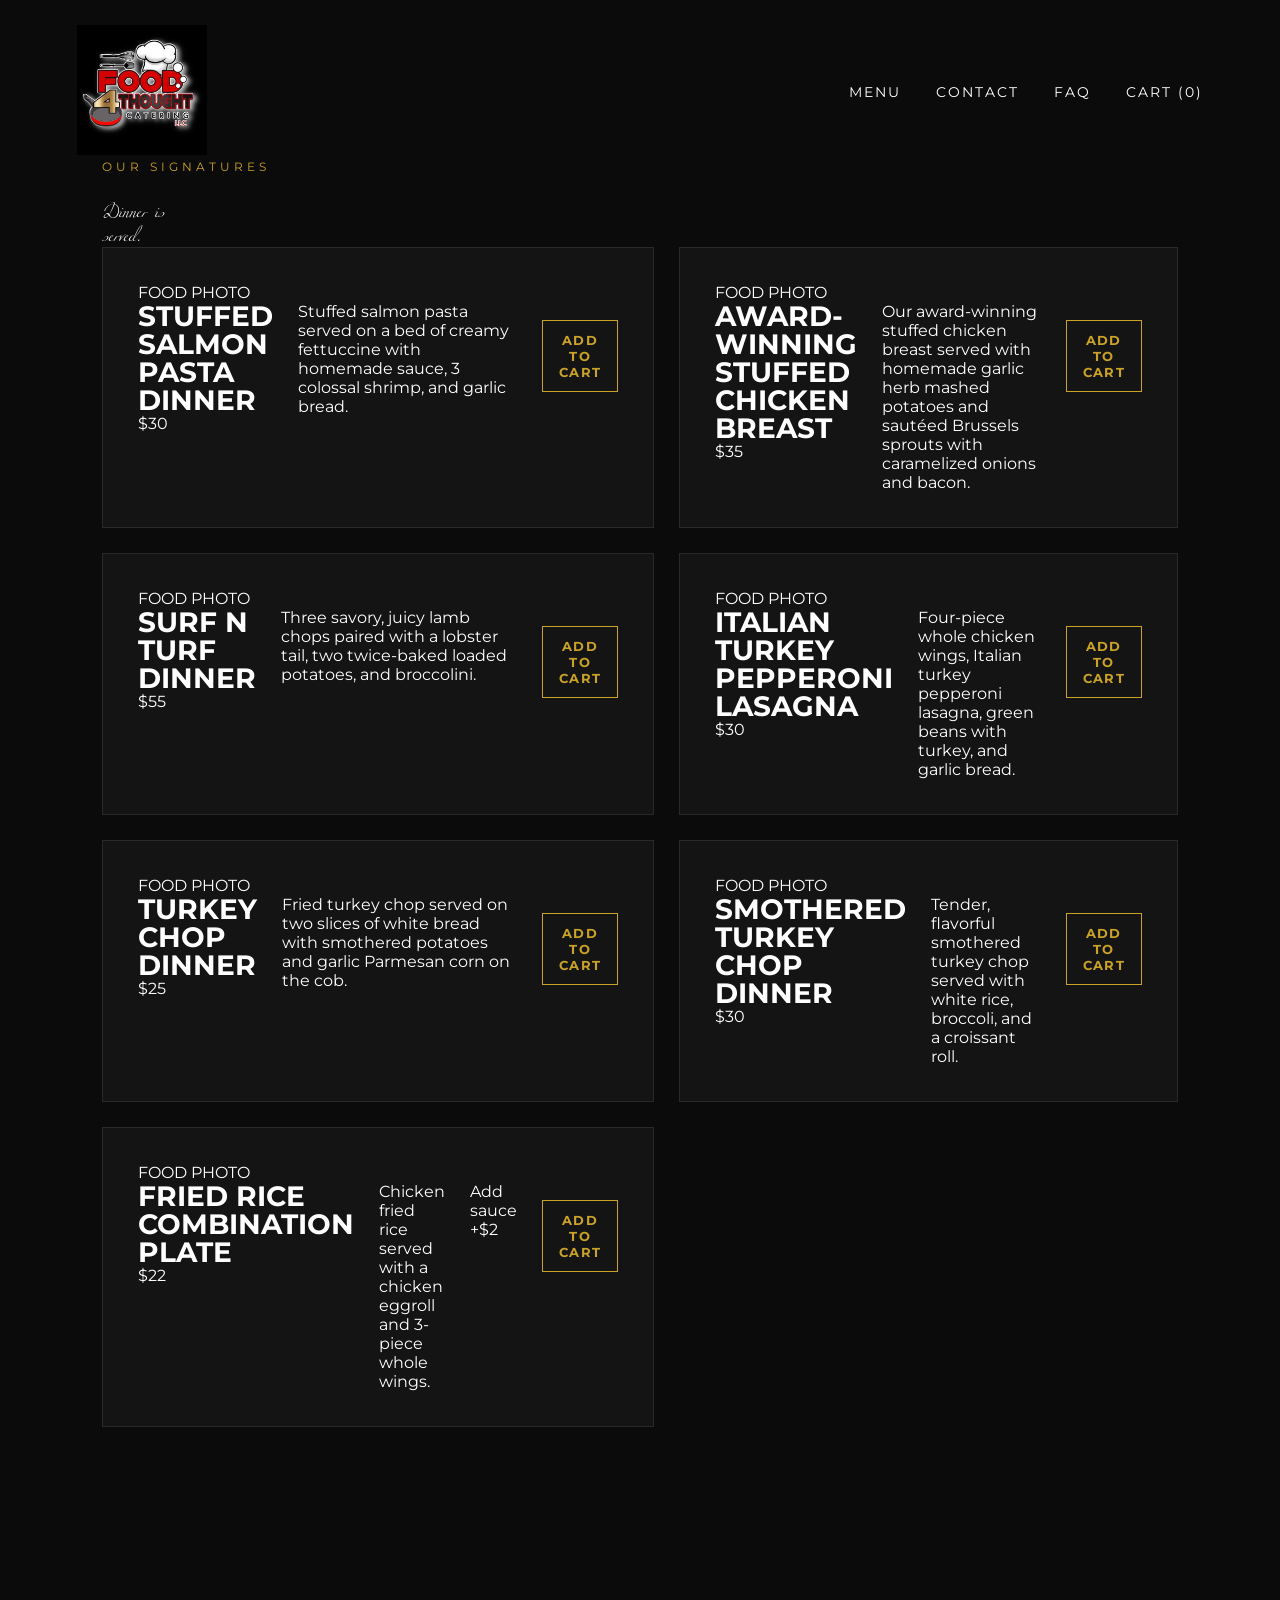
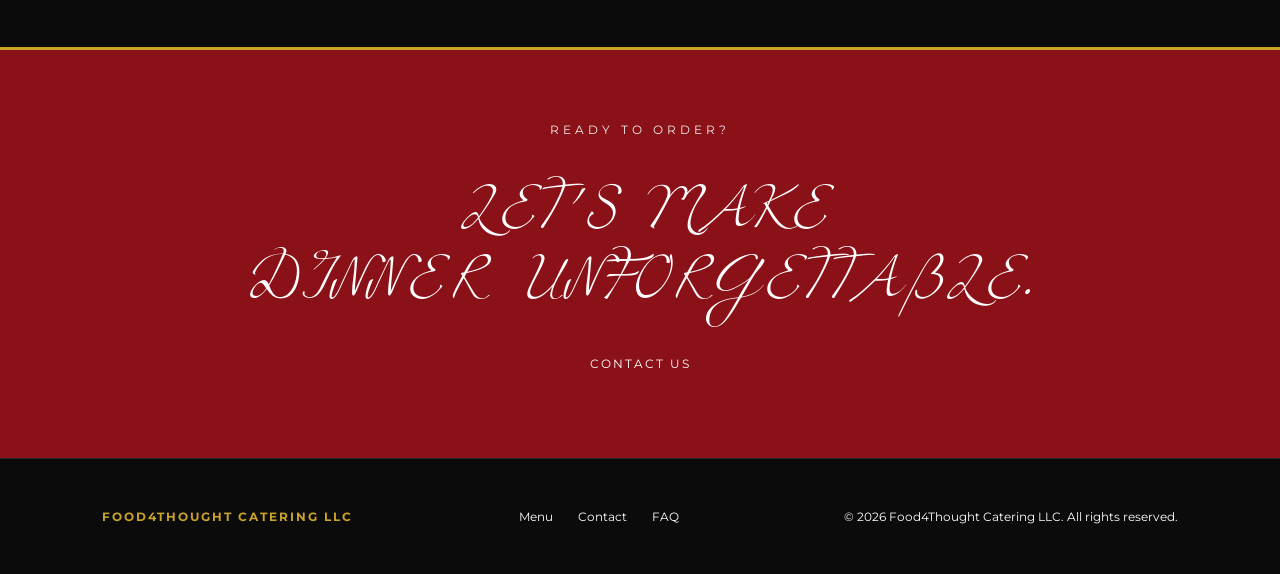
<file: dinners.html>
<!DOCTYPE html>

<html lang="en">
<head>
<meta charset="utf-8"/>
<meta content="width=device-width, initial-scale=1.0" name="viewport"/>
<title>Dinners | Food4Thought Catering LLC</title>
<link rel="preconnect" href="https://fonts.googleapis.com">
<link rel="preconnect" href="https://fonts.gstatic.com" crossorigin>
<link href="https://fonts.googleapis.com/css2?family=Allura&family=Cormorant+Garamond:ital,wght@0,400;0,500;0,600;1,500&family=Montserrat:wght@500;600;700&display=swap" rel="stylesheet"/>
<link href="style.css" rel="stylesheet"/>
</head>
<body>
<!-- NAVIGATION -->
<header class="navbar">
<a class="logo" href="index.html">
<img alt="Food4Thought Catering LLC" src="images/logo.jpg"/>
</a>
<nav class="buttons">
<a class="menu-btn active" href="menu.html">Menu</a>
<a class="menu-btn" href="contact.html">Contact</a>
<a class="menu-btn" href="faq.html">FAQ</a>
<a class="menu-btn cart-nav" href="cart.html">Cart (0)</a></nav>
</header>
<!-- DINNER MENU -->
<main>
<section class="dinner-menu">
<div class="dinner-heading">
<br/>
<p class="section-label">
                    OUR SIGNATURES
                </p>
<h2>
                    Dinner is<br/>
                    served.
                </h2>
</div>
<div class="dinner-grid">
<!-- DINNER 01 -->
<article class="dinner-card">
<div class="dinner-image">
<div class="image-placeholder">
                            FOOD PHOTO
                        </div>
</div>
<div class="dinner-info">
<div class="dinner-title">
<h3>
                                Stuffed Salmon Pasta Dinner
                            </h3>
<span class="price">
                                $30
                            </span>
</div>
<p>
                            Stuffed salmon pasta served on a bed of creamy
                            fettuccine with homemade sauce, 3 colossal shrimp,
                            and garlic bread.
                        </p>
<button class="add-to-cart" data-name="Stuffed Salmon Pasta Dinner" data-price="30.0" type="button">Add to Cart</button></div>
</article>
<!-- DINNER 02 -->
<article class="dinner-card">
<div class="dinner-image">
<div class="image-placeholder">
                            FOOD PHOTO
                        </div>
</div>
<div class="dinner-info">
<div class="dinner-title">
<h3>
                                Award-Winning Stuffed Chicken Breast
                            </h3>
<span class="price">
                                $35
                            </span>
</div>
<p>
                            Our award-winning stuffed chicken breast served
                            with homemade garlic herb mashed potatoes and
                            sautéed Brussels sprouts with caramelized onions
                            and bacon.
                        </p>
<button class="add-to-cart" data-name="Award-Winning Stuffed Chicken Breast" data-price="35.0" type="button">Add to Cart</button></div>
</article>
<!-- DINNER 03 -->
<article class="dinner-card">
<div class="dinner-image">
<div class="image-placeholder">
                            FOOD PHOTO
                        </div>
</div>
<div class="dinner-info">
<div class="dinner-title">
<h3>
                                Surf N Turf Dinner
                            </h3>
<span class="price">
                                $55
                            </span>
</div>
<p>
                            Three savory, juicy lamb chops paired with a
                            lobster tail, two twice-baked loaded potatoes,
                            and broccolini.
                        </p>
<button class="add-to-cart" data-name="Surf N Turf Dinner" data-price="55.0" type="button">Add to Cart</button></div>
</article>
<!-- DINNER 04 -->
<article class="dinner-card">
<div class="dinner-image">
<div class="image-placeholder">
                            FOOD PHOTO
                        </div>
</div>
<div class="dinner-info">
<div class="dinner-title">
<h3>
                                Italian Turkey Pepperoni Lasagna
                            </h3>
<span class="price">
                                $30
                            </span>
</div>
<p>
                            Four-piece whole chicken wings, Italian turkey
                            pepperoni lasagna, green beans with turkey,
                            and garlic bread.
                        </p>
<button class="add-to-cart" data-name="Italian Turkey Pepperoni Lasagna" data-price="30.0" type="button">Add to Cart</button></div>
</article>
<!-- DINNER 05 -->
<article class="dinner-card">
<div class="dinner-image">
<div class="image-placeholder">
                            FOOD PHOTO
                        </div>
</div>
<div class="dinner-info">
<div class="dinner-title">
<h3>
                                Turkey Chop Dinner
                            </h3>
<span class="price">
                                $25
                            </span>
</div>
<p>
                            Fried turkey chop served on two slices of white
                            bread with smothered potatoes and garlic Parmesan
                            corn on the cob.
                        </p>
<button class="add-to-cart" data-name="Turkey Chop Dinner" data-price="25.0" type="button">Add to Cart</button></div>
</article>
<!-- DINNER 06 -->
<article class="dinner-card">
<div class="dinner-image">
<div class="image-placeholder">
                            FOOD PHOTO
                        </div>
</div>
<div class="dinner-info">
<div class="dinner-title">
<h3>
                                Smothered Turkey Chop Dinner
                            </h3>
<span class="price">
                                $30
                            </span>
</div>
<p>
                            Tender, flavorful smothered turkey chop served
                            with white rice, broccoli, and a croissant roll.
                        </p>
<button class="add-to-cart" data-name="Smothered Turkey Chop Dinner" data-price="30.0" type="button">Add to Cart</button></div>
</article>
<!-- DINNER 07 -->
<article class="dinner-card">
<div class="dinner-image">
<div class="image-placeholder">
                            FOOD PHOTO
                        </div>
</div>
<div class="dinner-info">
<div class="dinner-title">
<h3>
                                Fried Rice Combination Plate
                            </h3>
<span class="price">
                                $22
                            </span>
</div>
<p>
                            Chicken fried rice served with a chicken eggroll
                            and 3-piece whole wings.
                        </p>
<span class="upcharge">
                            Add sauce +$2
                        </span>
<button class="add-to-cart" data-name="Fried Rice Combination Plate" data-price="22.0" type="button">Add to Cart</button></div>
</article>
</div>
</section>
<!-- BOOKING CTA -->
<section class="dinner-cta">
<p class="section-label">
                READY TO ORDER?
            </p>
<h2>
                Let's make<br/>
                dinner unforgettable.
            </h2>
<a class="cta-button" href="contact.html">
                Contact Us
            </a>
</section>
</main>
<!-- FOOTER -->
<footer>
<div class="footer-logo">
            Food4Thought Catering LLC
        </div>
<div class="footer-links">
<a href="menu.html">Menu</a>
<a href="contact.html">Contact</a>
<a href="faq.html">FAQ</a>
</div>
<p>
            © 2026 Food4Thought Catering LLC.
            All rights reserved.
        </p>
</footer>
<script src="script.js"></script>
</body>
</html>
</file>
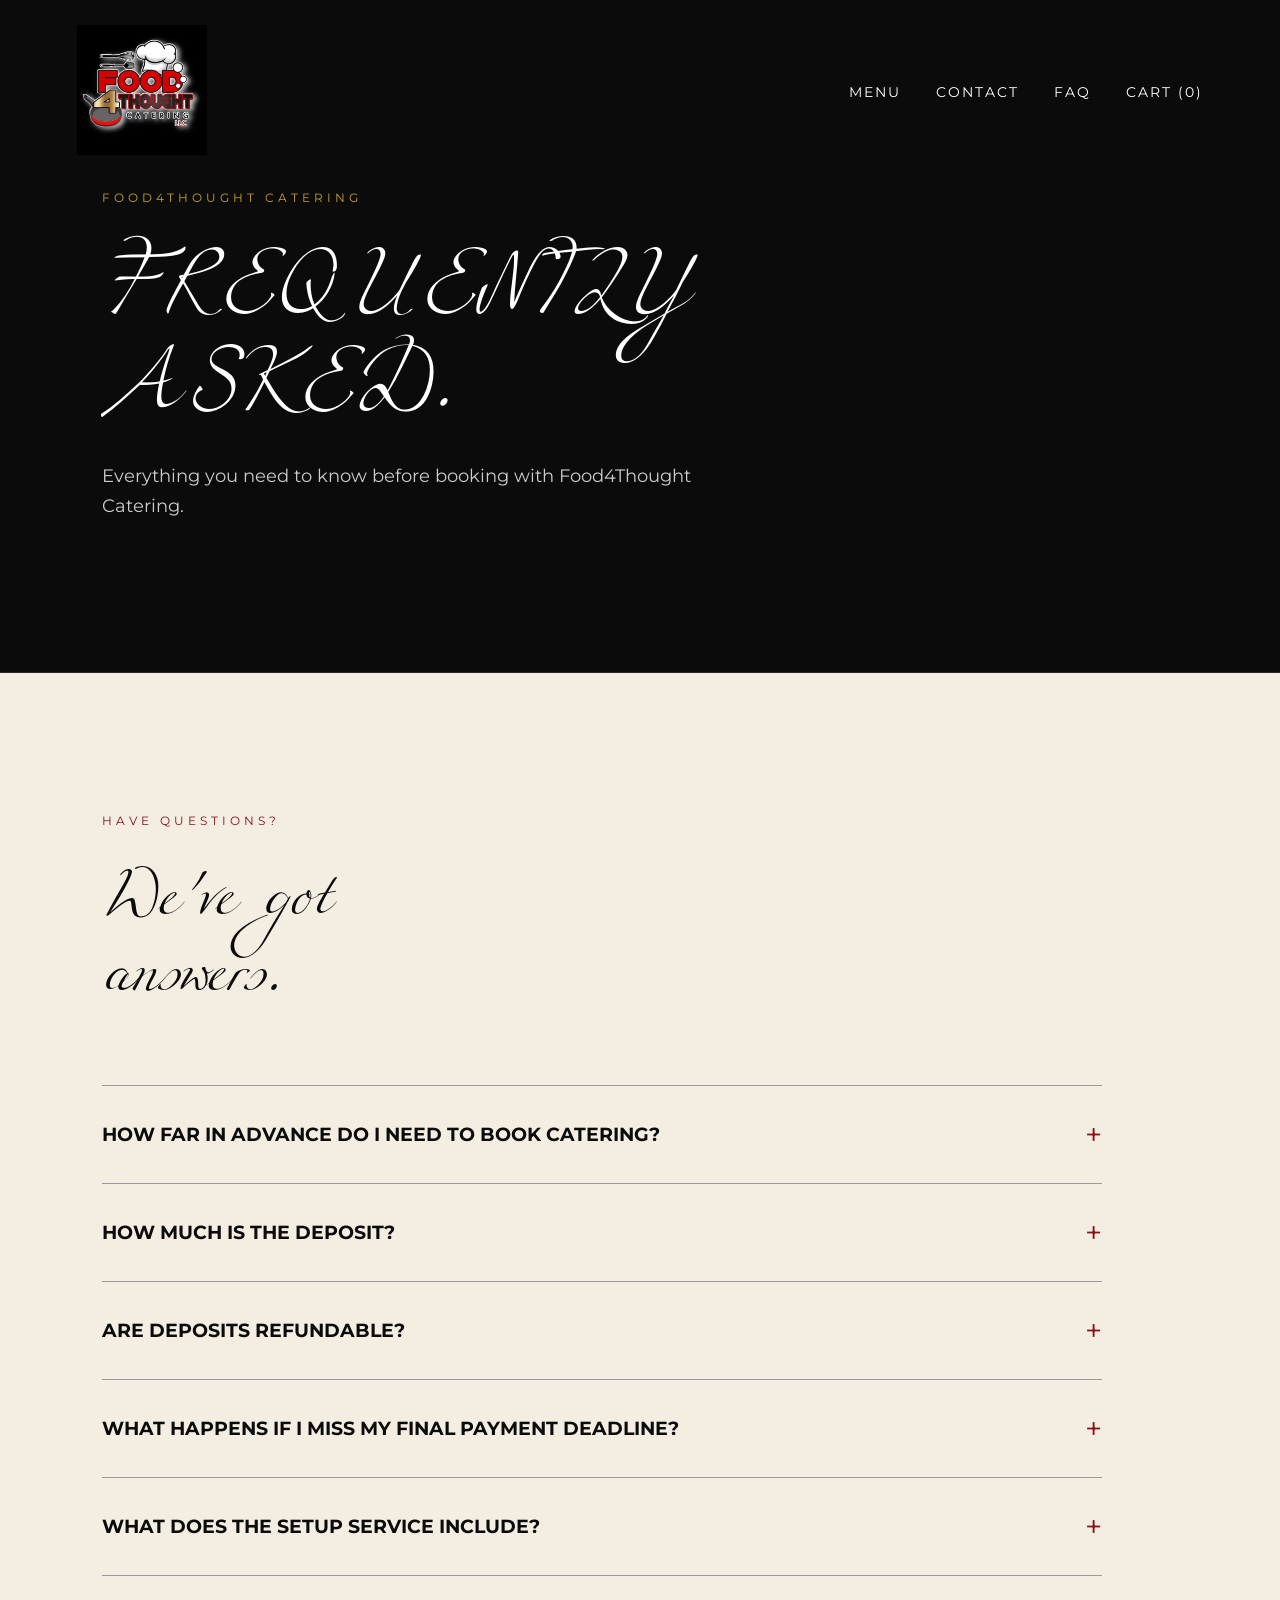
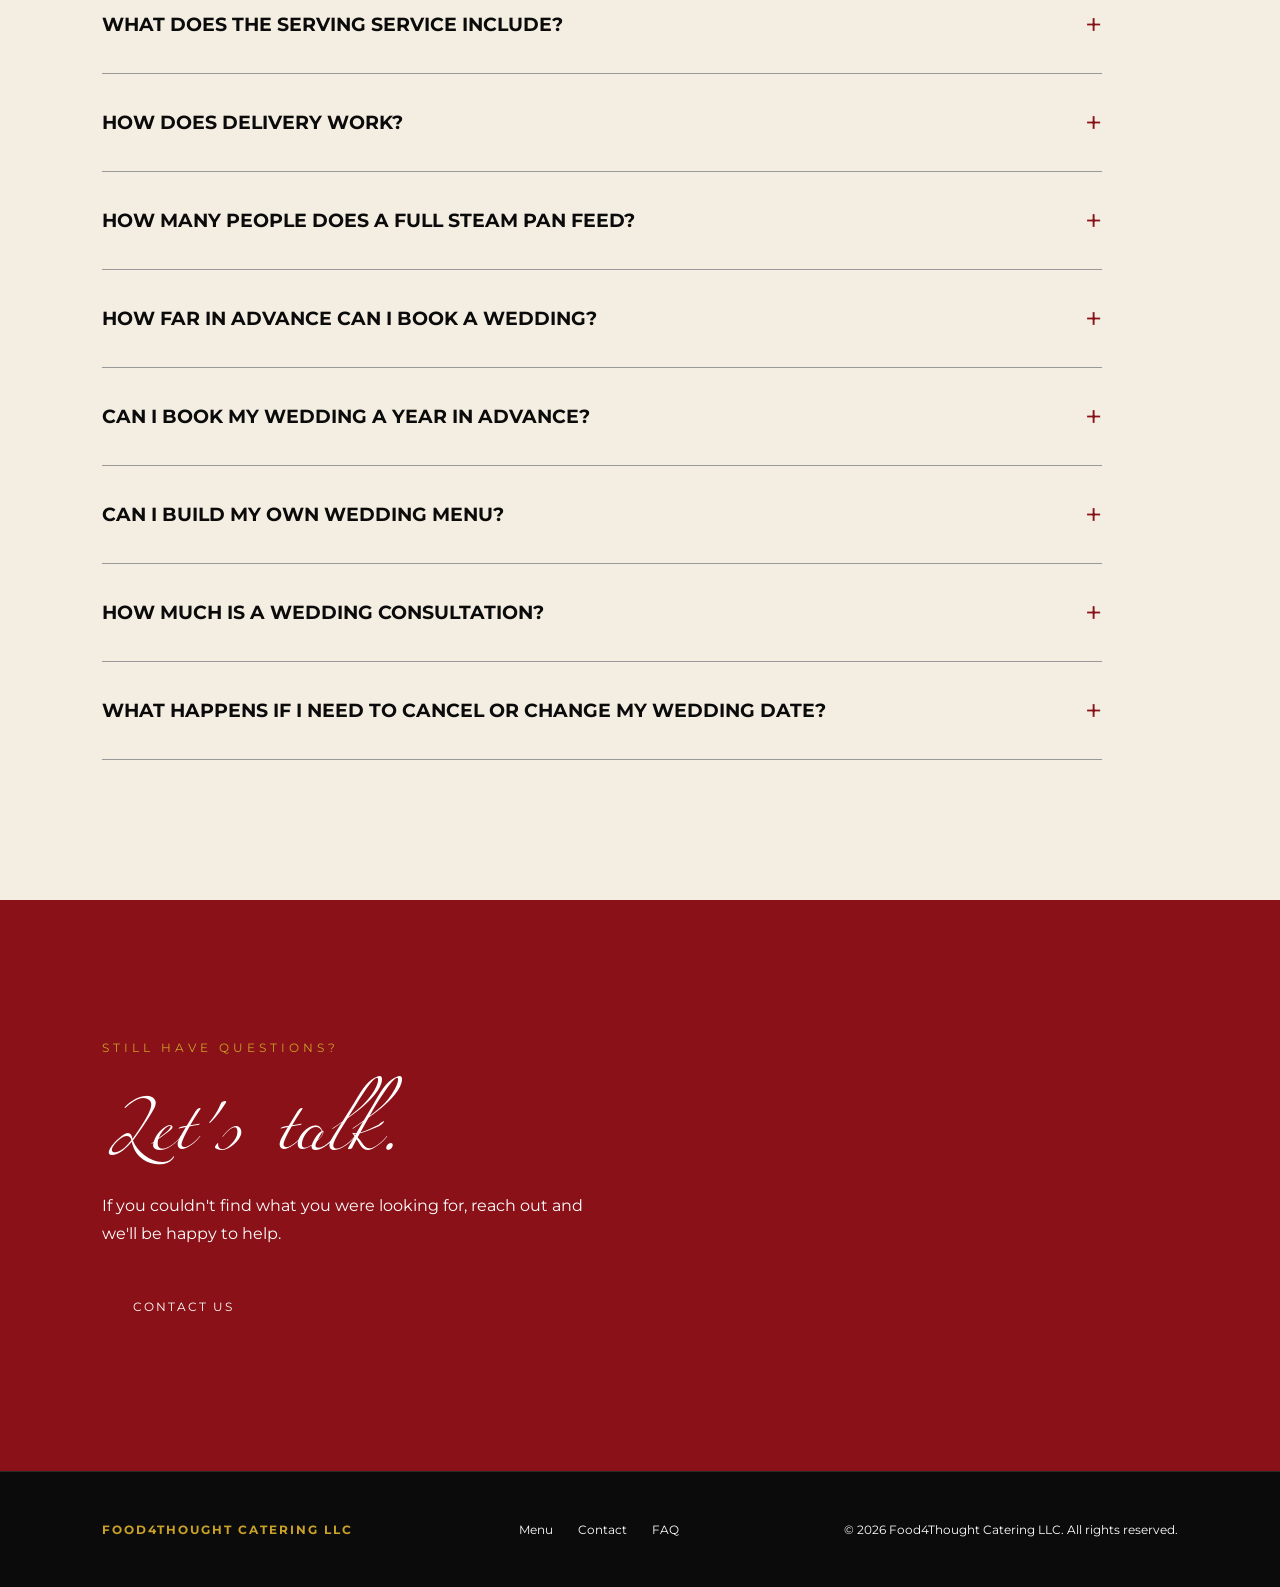
<file: faq.html>
<!DOCTYPE html>

<html lang="en">
<head>
<meta charset="utf-8"/>
<meta content="width=device-width, initial-scale=1.0" name="viewport"/>
<title>FAQ | Food4Thought Catering LLC</title>
<link rel="preconnect" href="https://fonts.googleapis.com">
<link rel="preconnect" href="https://fonts.gstatic.com" crossorigin>
<link href="https://fonts.googleapis.com/css2?family=Allura&family=Cormorant+Garamond:ital,wght@0,400;0,500;0,600;1,500&family=Montserrat:wght@500;600;700&display=swap" rel="stylesheet"/>
<link href="style.css" rel="stylesheet"/>
</head>
<body>
<!-- NAVIGATION -->
<header class="navbar">
<a class="logo" href="index.html">
<img alt="Food4Thought Catering LLC" src="images/logo.jpg"/>
</a>
<nav class="buttons">
<a class="menu-btn" href="menu.html">Menu</a>
<a class="menu-btn" href="contact.html">Contact</a>
<a class="menu-btn active" href="faq.html">FAQ</a>
<a class="menu-btn cart-nav" href="cart.html">Cart (0)</a></nav>
</header>
<!-- HERO -->
<section class="faq-hero">
<div class="faq-hero-content">
<p class="section-label">
                FOOD4THOUGHT CATERING
            </p>
<h1>
                Frequently<br/>
                Asked.
            </h1>
<p>
                Everything you need to know before
                booking with Food4Thought Catering.
            </p>
</div>
</section>
<main>
<!-- FAQ -->
<section class="faq-section">
<div class="section-intro">
<p class="section-label">
                    HAVE QUESTIONS?
                </p>
<h2>
                    We've got<br/>
                    answers.
                </h2>
</div>
<div class="faq-list">
<!-- QUESTION 1 -->
<details class="faq-item">
<summary>
                        How far in advance do I need to book catering?
                    </summary>
<div class="faq-answer">
<p>
                            All catering orders must be booked at least
                            <strong>7 days prior to the event.</strong>
</p>
</div>
</details>
<!-- QUESTION 2 -->
<details class="faq-item">
<summary>
                        How much is the deposit?
                    </summary>
<div class="faq-answer">
<p>
                            A <strong>50% deposit</strong> is required upon
                            confirmation of your catering order in order
                            to secure your event date.
                        </p>
<p>
                            The remaining balance is due
                            <strong>3 days prior to the event.</strong>
</p>
</div>
</details>
<!-- QUESTION 3 -->
<details class="faq-item">
<summary>
                        Are deposits refundable?
                    </summary>
<div class="faq-answer">
<p>
                            No. <strong>All deposits are non-refundable.</strong>
</p>
</div>
</details>
<!-- QUESTION 4 -->
<details class="faq-item">
<summary>
                        What happens if I miss my final payment deadline?
                    </summary>
<div class="faq-answer">
<p>
                            A <strong>$100 cancellation fee</strong> will be
                            applied in order to proceed with the booking.
                        </p>
<p>
                            If the cancellation fee is not paid within
                            24 hours of non-payment, the booking will
                            automatically be cancelled.
                        </p>
</div>
</details>
<!-- QUESTION 5 -->
<details class="faq-item">
<summary>
                        What does the setup service include?
                    </summary>
<div class="faq-answer">
<p>
                            Setup is <strong>$165 per 5-count setup package.</strong>
</p>
<p>
                            Each package includes 5 racks, 5 water pans,
                            10 burners, and serving utensils.
                        </p>
<p>
                            Additional serving items require an
                            additional setup fee.
                        </p>
</div>
</details>
<!-- QUESTION 6 -->
<details class="faq-item">
<summary>
                        What does the serving service include?
                    </summary>
<div class="faq-answer">
<p>
                            Serving is <strong>$150 per hour</strong>
                            with a 3-hour minimum.
                        </p>
<p>
                            The service includes 3 servers, serving,
                            cleanup, and breakdown of the catering
                            order only.
                        </p>
</div>
</details>
<!-- QUESTION 7 -->
<details class="faq-item">
<summary>
                        How does delivery work?
                    </summary>
<div class="faq-answer">
<p>
                            Delivery is <strong>$125 per 7 pans.</strong>
</p>
<p>
                            Delivery includes transportation of food
                            from the restaurant to the venue.
                        </p>
<p>
                            When the driver arrives, the client must
                            meet the driver at the delivery vehicle
                            to receive the items.
                        </p>
<p>
                            Food4Thought does not enter the venue
                            unless setup or serving services have
                            also been purchased.
                        </p>
<p>
                            Deliveries containing juices or liquids
                            have an additional <strong>$35 fee.</strong>
</p>
</div>
</details>
<!-- QUESTION 8 -->
<details class="faq-item">
<summary>
                        How many people does a full steam pan feed?
                    </summary>
<div class="faq-answer">
<p>
                            All full steam pans feed up to
                            <strong>50 people</strong> when served properly.
                        </p>
</div>
</details>
<!-- QUESTION 9 -->
<details class="faq-item">
<summary>
                        How far in advance can I book a wedding?
                    </summary>
<div class="faq-answer">
<p>
                            Weddings must be booked within a
                            <strong>6-month window or further out.</strong>
</p>
<p>
                            For weddings booked within a 6-month window,
                            a 50% deposit is required upon booking.
                            The remaining balance is due 30 days
                            prior to the event.
                        </p>
</div>
</details>
<!-- QUESTION 10 -->
<details class="faq-item">
<summary>
                        Can I book my wedding a year in advance?
                    </summary>
<div class="faq-answer">
<p>
                            Yes. For bookings made one year out,
                            the deposit can be divided into four
                            payments due quarterly, every 3 months,
                            until the booking is paid off.
                        </p>
<p>
                            The final payment is due
                            <strong>30 days prior to the event.</strong>
</p>
</div>
</details>
<!-- QUESTION 11 -->
<details class="faq-item">
<summary>
                        Can I build my own wedding menu?
                    </summary>
<div class="faq-answer">
<p>
                            Yes! Food4Thought offers a
                            <strong>Build Your Own Menu</strong> option.
                        </p>
<p>
                            The menu includes 1 protein, 2 sides,
                            1 salad, and rolls.
                        </p>
</div>
</details>
<!-- QUESTION 12 -->
<details class="faq-item">
<summary>
                        How much is a wedding consultation?
                    </summary>
<div class="faq-answer">
<p>
                            Wedding consultations are
                            <strong>$75 per 30 minutes.</strong>
</p>
<p>
                            If you decide to book with Food4Thought,
                            the consultation fee will be applied
                            toward your balance.
                        </p>
</div>
</details>
<!-- QUESTION 13 -->
<details class="faq-item">
<summary>
                        What happens if I need to cancel or change my wedding date?
                    </summary>
<div class="faq-answer">
<p>
                            If you cancel your event or change the date,
                            your deposit remains valid for
                            <strong>90 days from the initial booking date.</strong>
</p>
<p>
                            If you do not book within that 90-day
                            timeframe, the deposit will not be redeemable.
                        </p>
</div>
</details>
</div>
</section>
<!-- CTA -->
<section class="faq-cta">
<p class="section-label">
                STILL HAVE QUESTIONS?
            </p>
<h2>
                Let's talk.
            </h2>
<p>
                If you couldn't find what you were looking for,
                reach out and we'll be happy to help.
            </p>
<a class="cta-button" href="contact.html">
                Contact Us
            </a>
</section>
</main>
<!-- FOOTER -->
<footer>
<div class="footer-logo">
            Food4Thought Catering LLC
        </div>
<div class="footer-links">
<a href="menu.html">Menu</a>
<a href="contact.html">Contact</a>
<a href="faq.html">FAQ</a>
</div>
<p>
            © 2026 Food4Thought Catering LLC.
            All rights reserved.
        </p>
</footer>
<script src="script.js"></script>
</body>
</html>
</file>
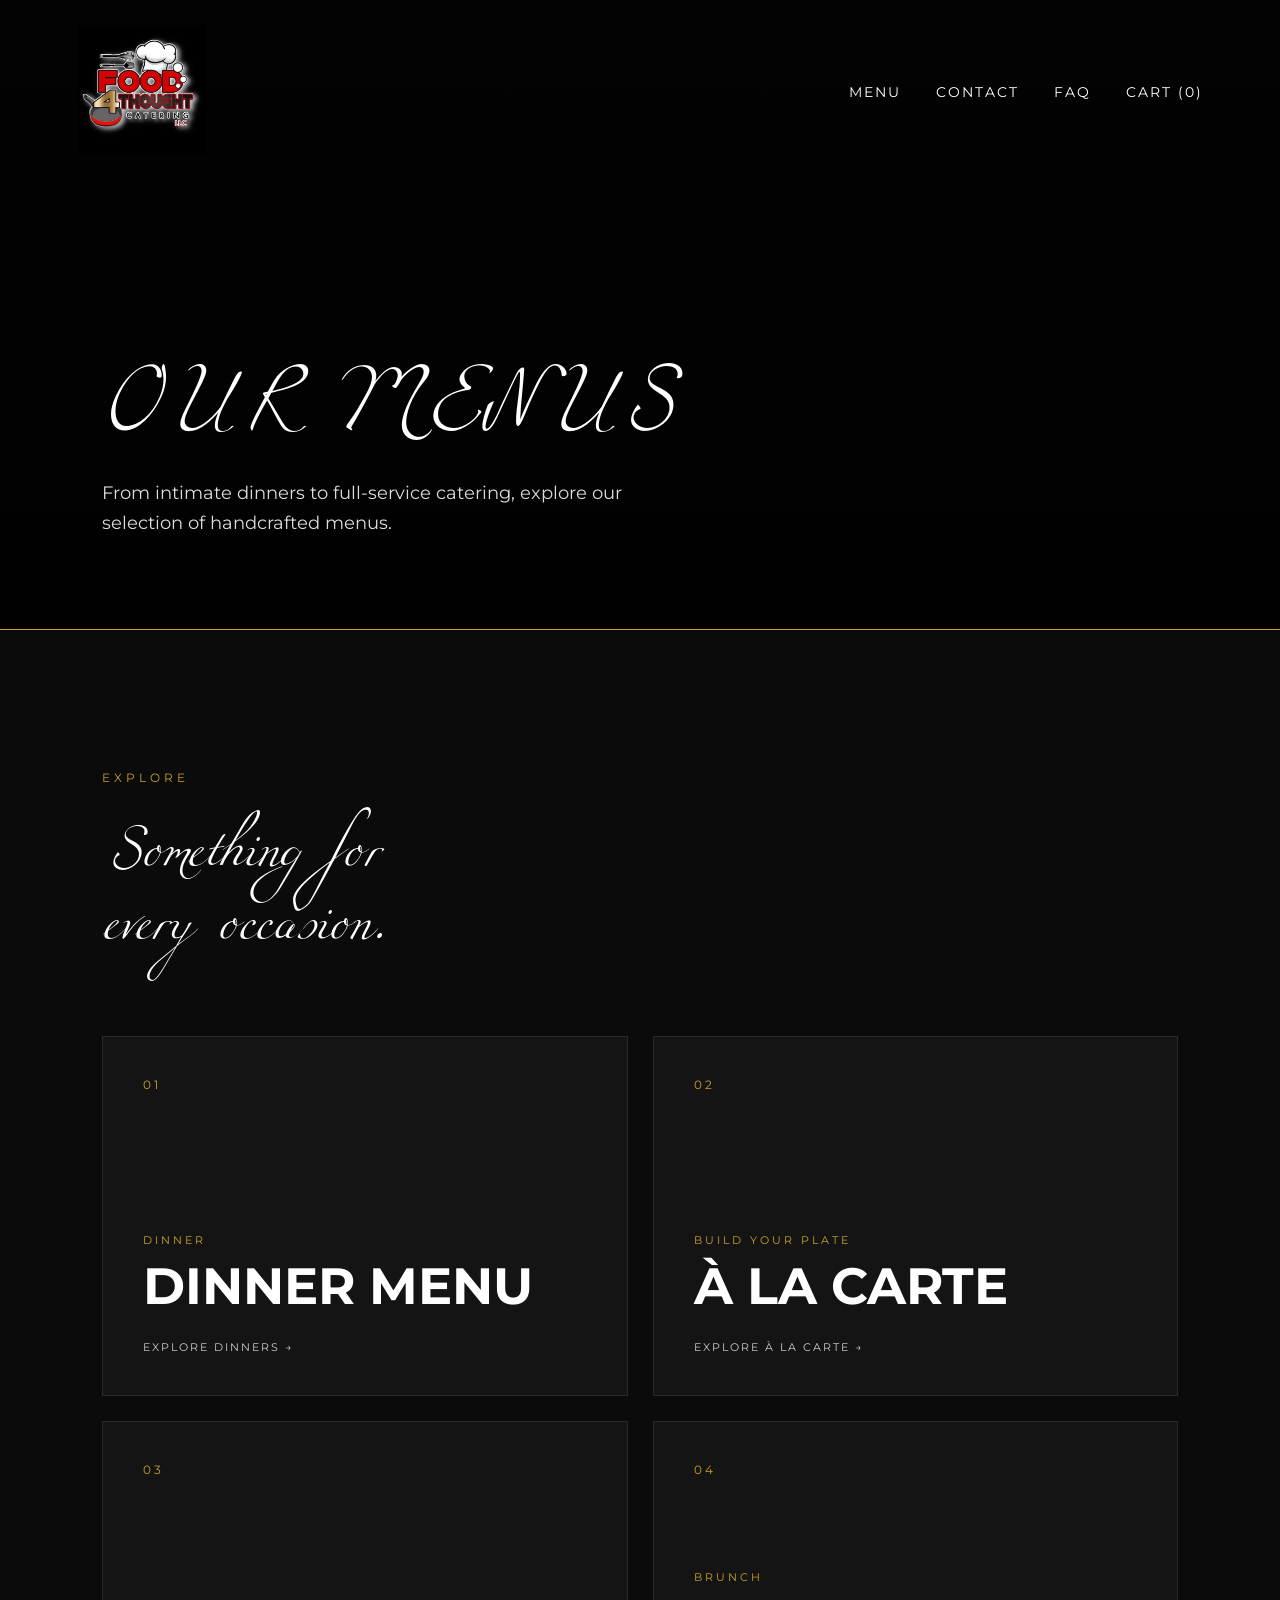
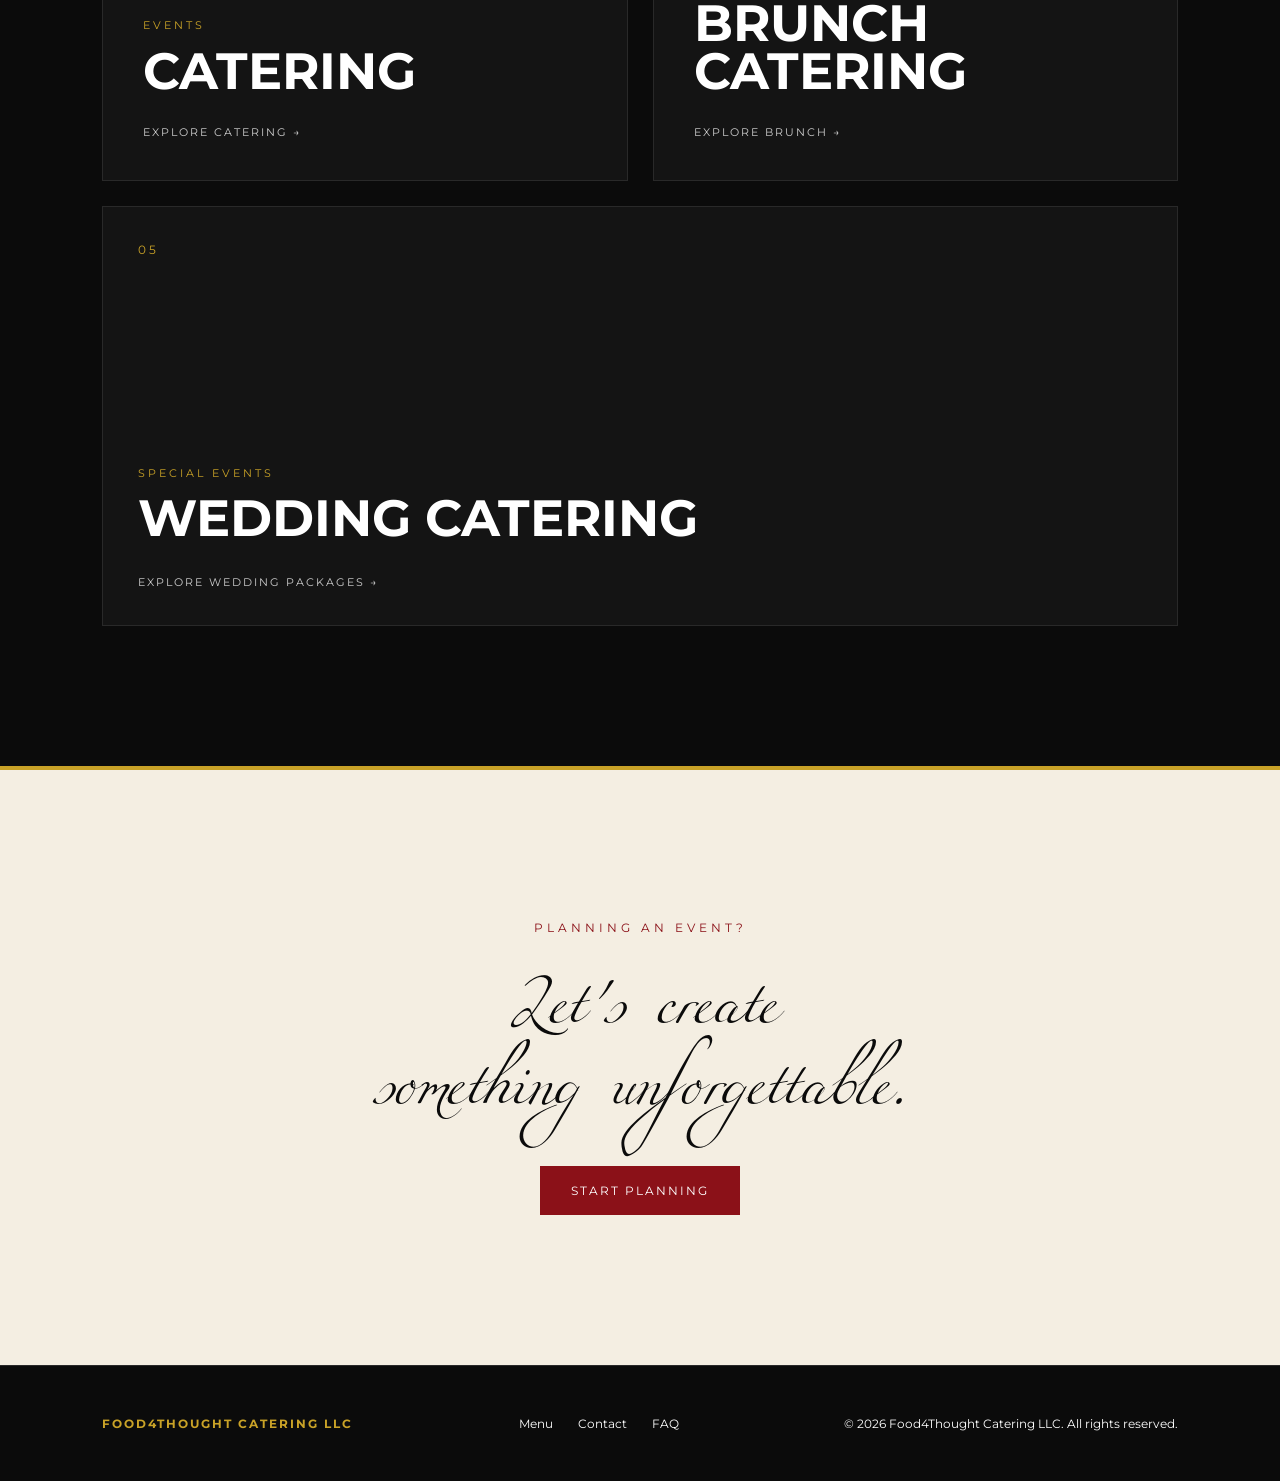
<file: menu.html>
<!DOCTYPE html>

<html lang="en">
<head>
<meta charset="utf-8"/>
<meta content="width=device-width, initial-scale=1.0" name="viewport"/>
<title>Menus | Food4Thought Catering LLC</title>
<link rel="preconnect" href="https://fonts.googleapis.com">
<link rel="preconnect" href="https://fonts.gstatic.com" crossorigin>
<link href="https://fonts.googleapis.com/css2?family=Allura&family=Cormorant+Garamond:ital,wght@0,400;0,500;0,600;1,500&family=Montserrat:wght@500;600;700&display=swap" rel="stylesheet"/>
<link href="style.css" rel="stylesheet"/>
</head>
<body>
<!-- Navigation -->
<header class="navbar">
<a class="logo" href="index.html">
<img alt="Food4Thought Catering LLC" src="images/logo.jpg"/>
</a>
<nav class="buttons">
<a class="menu-btn active" href="menu.html">Menu</a>
<a class="menu-btn" href="contact.html">Contact</a>
<a class="menu-btn" href="faq.html">FAQ</a>
<a class="menu-btn cart-nav" href="cart.html">Cart (0)</a></nav>
</header>
<!-- Menu Hero -->
<section class="menu-hero">
<div class="menu-hero-content">
<h1>
                Our Menus
            </h1>
<p>
                From intimate dinners to full-service catering,
                explore our selection of handcrafted menus.
            </p>
</div>
</section>
<!-- Menu Categories -->
<main>
<section class="menu-categories">
<div class="menu-heading">
<p class="section-label">
                    EXPLORE
                </p>
<h2>
                    Something for<br/>
                    every occasion.
                </h2>
</div>
<div class="menu-grid">
<!-- Dinners -->
<a class="menu-card" href="dinners.html">
<div class="menu-card-number">
                        01
                    </div>
<div class="menu-card-content">
<p>DINNER</p>
<h3>
                            Dinner Menu
                        </h3>
<span>
                            Explore Dinners →
                        </span>
</div>
</a>
<!-- À La Carte -->
<a class="menu-card" href="ala-carte.html">
<div class="menu-card-number">
                        02
                    </div>
<div class="menu-card-content">
<p>BUILD YOUR PLATE</p>
<h3>
                            À La Carte
                        </h3>
<span>
                            Explore À La Carte →
                        </span>
</div>
</a>
<!-- Catering -->
<a class="menu-card" href="catering.html">
<div class="menu-card-number">
                        03
                    </div>
<div class="menu-card-content">
<p>EVENTS</p>
<h3>
                            Catering
                        </h3>
<span>
                            Explore Catering →
                        </span>
</div>
</a>
<!-- Brunch -->
<a class="menu-card" href="brunch.html">
<div class="menu-card-number">
                        04
                    </div>
<div class="menu-card-content">
<p>BRUNCH</p>
<h3>
                            Brunch Catering
                        </h3>
<span>
                            Explore Brunch →
                        </span>
</div>
</a>
<!-- Weddings -->
<a class="menu-card wedding-card" href="weddings.html">
<div class="menu-card-number">
                        05
                    </div>
<div class="menu-card-content">
<p>SPECIAL EVENTS</p>
<h3>
                            Wedding Catering
                        </h3>
<span>
                            Explore Wedding Packages →
                        </span>
</div>
</a>
</div>
</section>
<!-- Booking CTA -->
<section class="menu-cta">
<p class="section-label">
                PLANNING AN EVENT?
            </p>
<h2>
                Let's create<br/>
                something unforgettable.
            </h2>
<a class="cta-button" href="contact.html">
                Start Planning
            </a>
</section>
</main>
<!-- Footer -->
<footer>
<div class="footer-logo">
            Food4Thought Catering LLC
        </div>
<div class="footer-links">
<a href="menu.html">Menu</a>
<a href="contact.html">Contact</a>
<a href="faq.html">FAQ</a>
</div>
<p>
            © 2026 Food4Thought Catering LLC.
            All rights reserved.
        </p>
</footer>
<script src="script.js"></script>
</body>
</html>
</file>
<file: style.css>
@font-face {
    font-family: 'Miama';
    src: url('fonts/Miama.otf') format('opentype');
    font-weight: normal;
    font-style: normal;
    font-display: swap;
}

@import url('https://fonts.googleapis.com/css2?family=Montserrat:wght@400;500;600;700&display=swap');

/* =========================
   COLOR VARIABLES
========================= */

:root {
    --black: #0b0b0b;
    --soft-black: #141414;
    --red: #8b1118;
    --red-bright: #a9151d;
    --gold: #c9a227;
    --cream: #f4eee2;
    --white: #ffffff;
}


/* =========================
   RESET
========================= */

* {
    margin: 0;
    padding: 0;
    box-sizing: border-box;
}

html {
    scroll-behavior: smooth;
}

body {
    font-family: 'Cormorant Garamond', Georgia, serif;
    background: var(--black);
    color: var(--white);
}


/* =========================
   NAVIGATION
========================= */

.navbar {
    position: absolute;

    top: 0;
    left: 0;

    width: 100%;

    padding: 25px 6%;

    display: flex;
    align-items: center;
    justify-content: space-between;

    z-index: 10;
}

.logo img {
    width: 130px;
    height: auto;
}

.buttons {
    display: flex;
    gap: 35px;
}

.menu-btn {
    color: var(--white);

    text-decoration: none;

    font-size: 14px;

    text-transform: uppercase;

    letter-spacing: 2px;

    transition: color 0.3s ease;
}

.menu-btn:hover {
    color: var(--gold);
}


/* =========================
   HERO
========================= */

.hero {
    min-height: 100vh;

    display: flex;

    align-items: center;

    padding: 120px 8%;

    position: relative;

    background:
        linear-gradient(rgba(0, 0, 0, 0.72),
            rgba(0, 0, 0, 0.88)),
        url("images/logo.jpg");

    background-size: contain;

    background-repeat: no-repeat;

    background-position: center;
}

.hero-content {
    max-width: 850px;
}

.eyebrow,
.section-label {
    font-size: 12px;

    letter-spacing: 4px;

    text-transform: uppercase;

    margin-bottom: 25px;

    color: var(--gold);
}

.hero h1 {
    font-size: clamp(4rem, 9vw, 9rem);

    line-height: 0.9;

    text-transform: uppercase;

    margin-bottom: 30px;
}

.hero h2 {
    color: #c9a227
}
.hero h1::first-line {
    color: var(--white);
}

.hero-text {
    font-size: 20px;

    max-width: 500px;

    margin-bottom: 35px;

    color: var(--gold);
}


/* =========================
   BUTTON
========================= */

.cta-button {
    display: inline-block;

    padding: 16px 30px;

    background: var(--red);

    color: var(--white);

    text-decoration: none;

    text-transform: uppercase;

    font-size: 12px;

    letter-spacing: 2px;

    border: 1px solid var(--red);

    transition: all 0.3s ease;
}

.cta-button:hover {
    background: var(--gold);

    border-color: var(--gold);

    color: var(--black);
}


/* =========================
   WELCOME
========================= */

.welcome {
    padding: 140px 8%;

    background: var(--cream);

    color: var(--black);

    border-top: 4px solid var(--gold);
}

.welcome-content {
    max-width: 800px;
}

.welcome .section-label {
    color: var(--red);
}

.welcome h2 {
    font-size: clamp(3rem, 6vw, 6rem);

    line-height: 0.95;

    margin-bottom: 40px;
}

.welcome p:not(.section-label) {
    font-size: 18px;

    line-height: 1.8;

    margin-bottom: 25px;

    max-width: 700px;
}


/* =========================
   VIDEO
========================= */

.video-section {
    position: relative;

    width: 100%;

    height: 80vh;

    overflow: hidden;

    border-top: 1px solid var(--gold);

    border-bottom: 1px solid var(--gold);
}

.catering-video {
    width: 100%;

    height: 100%;

    object-fit: cover;
}

.video-overlay {
    position: absolute;

    inset: 0;

    display: flex;

    flex-direction: column;

    justify-content: center;

    align-items: center;

    text-align: center;

    padding: 20px;

    background:
        linear-gradient(rgba(0, 0, 0, 0.35),
            rgba(139, 17, 24, 0.35));
}

.video-overlay p {
    letter-spacing: 4px;

    font-size: 12px;

    margin-bottom: 20px;

    color: var(--gold);
}

.video-overlay h2 {
    font-size: clamp(3rem, 7vw, 7rem);

    line-height: 0.9;
}


/* =========================
   VIDEO GALLERY
========================= */

.video-gallery {
    padding: 100px 8%;

    background: var(--soft-black);
}

.video-card {
    border: 1px solid var(--gold);

    padding: 8px;
}

.video-card video {
    width: 100%;

    max-height: 700px;

    object-fit: cover;

    display: block;
}


/* =========================
   CALL TO ACTION
========================= */

.cta {
    padding: 160px 8%;

    text-align: center;

    background: var(--red);

    color: var(--white);

    border-top: 4px solid var(--gold);
}

.cta .section-label {
    color: var(--gold);
}

.cta h2 {
    font-size: clamp(3rem, 7vw, 7rem);

    line-height: 0.9;

    margin-bottom: 40px;
}

.cta .cta-button {
    background: var(--black);

    border-color: var(--black);

    color: var(--gold);
}

.cta .cta-button:hover {
    background: var(--gold);

    color: var(--black);

    border-color: var(--gold);
}


/* =========================
   FOOTER
========================= */

footer {
    padding: 50px 8%;

    display: flex;

    align-items: center;

    justify-content: space-between;

    flex-wrap: wrap;

    gap: 30px;

    background: var(--black);

    border-top: 1px solid #292929;

    font-size: 12px;
}

.footer-logo {
    color: var(--gold);

    font-weight: bold;

    text-transform: uppercase;

    letter-spacing: 2px;
}

.footer-links {
    display: flex;

    gap: 25px;
}

.footer-links a {
    color: var(--white);

    text-decoration: none;

    transition: color 0.3s ease;
}

.footer-links a:hover {
    color: var(--gold);
}


/* =========================
   MOBILE
========================= */

@media (max-width: 700px) {

    .navbar {
        padding: 20px;
    }

    .logo img {
        width: 100px;
    }

    .buttons {
        gap: 15px;
    }

    .menu-btn {
        font-size: 10px;
    }

    .hero {
        padding: 120px 25px 80px;
    }

    .hero h1 {
        font-size: 4rem;
    }

    .welcome {
        padding: 90px 25px;
    }

    .video-section {
        height: 60vh;
    }

    .video-gallery {
        padding: 60px 25px;
    }

    .cta {
        padding: 100px 25px;
    }

    footer {
        padding: 40px 25px;

        flex-direction: column;

        align-items: flex-start;
    }

}

/* =========================
   MENU PAGE
========================= */


/* =========================
   MENU HERO
========================= */

.menu-hero {
    min-height: 70vh;

    display: flex;
    align-items: flex-end;

    padding: 150px 8% 90px;

    background:
        linear-gradient(rgba(0, 0, 0, 0.75),
            rgba(0, 0, 0, 0.92));

    border-bottom: 1px solid var(--gold);
}

.menu-hero-content {
    max-width: 900px;
}

.menu-hero h1 {
    font-size: clamp(4rem, 9vw, 9rem);

    line-height: 0.9;

    text-transform: uppercase;

    margin-bottom: 30px;
}

.menu-hero p:not(.section-label) {
    max-width: 600px;

    font-size: 18px;

    line-height: 1.7;

    color: #dddddd;
}


/* =========================
   MENU CATEGORIES
========================= */

.menu-categories {
    padding: 140px 8%;

    background: var(--black);
}

.menu-heading {
    max-width: 800px;

    margin-bottom: 80px;
}

.menu-heading h2 {
    font-size: clamp(3rem, 6vw, 6rem);

    line-height: 0.95;
}


/* =========================
   MENU GRID
========================= */

.menu-grid {
    display: grid;

    grid-template-columns: repeat(2, 1fr);

    gap: 25px;
}


/* =========================
   MENU CARD
========================= */

.menu-card {
    position: relative;

    min-height: 360px;

    padding: 40px;

    display: flex;

    flex-direction: column;

    justify-content: space-between;

    text-decoration: none;

    color: var(--white);

    background: var(--soft-black);

    border: 1px solid #292929;

    overflow: hidden;

    transition:
        transform 0.35s ease,
        border-color 0.35s ease;
}




.menu-card::before {
    content: "";

    position: absolute;

    top: 0;
    left: 0;

    width: 100%;
    height: 3px;

    background: var(--gold);

    transform: scaleX(0);

    transform-origin: left;

    transition: transform 0.35s ease;
}


/* Hover */

.menu-card:hover {
    transform: translateY(-6px);

    border-color: var(--gold);
}

.menu-card:hover::before {
    transform: scaleX(1);
}


/* =========================
   CARD NUMBER
========================= */

.menu-card-number {
    font-size: 12px;

    letter-spacing: 3px;

    color: var(--gold);
}


/* =========================
   CARD CONTENT
========================= */

.menu-card-content p {
    font-size: 11px;

    letter-spacing: 3px;

    color: var(--gold);

    margin-bottom: 15px;
}

.menu-card-content h3 {
    font-size: clamp(2rem, 4vw, 4rem);

    line-height: 0.95;

    text-transform: uppercase;

    margin-bottom: 25px;
}

.menu-card-content span {
    font-size: 11px;

    letter-spacing: 2px;

    text-transform: uppercase;

    color: #cccccc;

    transition: color 0.3s ease;
}

.menu-card:hover .menu-card-content span {
    color: var(--gold);
}


/* =========================
   WEDDING CARD
========================= */

.wedding-card {
    grid-column: span 2;

    min-height: 420px;

    background:
        linear-gradient(rgba(0, 0, 0, 0.85),
            rgba(80, 8, 12, 0.35));
}


/* =========================
   MENU CTA
========================= */

.menu-cta {
    padding: 150px 8%;

    text-align: center;

    background: var(--cream);

    color: var(--black);

    border-top: 4px solid var(--gold);
}

.menu-cta .section-label {
    color: var(--red);
}

.menu-cta h2 {
    font-size: clamp(3rem, 7vw, 7rem);

    line-height: 0.9;

    margin-bottom: 45px;
}

.menu-cta .cta-button {
    background: var(--red);

    color: var(--white);

    border-color: var(--red);
}

.menu-cta .cta-button:hover {
    background: var(--black);

    border-color: var(--black);

    color: var(--gold);
}


/* =========================
   MOBILE
========================= */

@media (max-width: 700px) {

    .menu-hero {
        min-height: 60vh;

        padding: 130px 25px 60px;
    }

    .menu-hero h1 {
        font-size: 4rem;
    }

    .menu-categories {
        padding: 90px 25px;
    }

    .menu-heading {
        margin-bottom: 50px;
    }

    .menu-grid {
        grid-template-columns: 1fr;
    }

    .menu-card {
        min-height: 280px;

        padding: 30px;
    }

    .wedding-card {
        grid-column: span 1;

        min-height: 320px;
    }

    .menu-cta {
        padding: 100px 25px;
    }

}

/* =========================
   À LA CARTE
========================= */

.ala-menu {
    padding: 140px 8%;
    background: var(--black);
}

.ala-grid {
    display: grid;
    grid-template-columns: repeat(2, 1fr);
    gap: 30px;
}

.ala-card {
    background: var(--soft-black);
    border: 1px solid #292929;
    overflow: hidden;
    transition: transform 0.35s ease, border-color 0.35s ease;
}

.ala-card:hover {
    transform: translateY(-6px);
    border-color: var(--gold);
}

.ala-card>img {
    width: 100%;
    height: 300px;
    object-fit: cover;
    display: block;
}

.ala-info {
    padding: 30px;
}

.ala-info h3 {
    font-size: 26px;
    text-transform: uppercase;
    line-height: 1;
    margin-bottom: 20px;
}

.price-options {
    display: flex;
    flex-wrap: wrap;
    gap: 10px;
}

.price-options span,
.single-price {
    display: inline-block;
    color: var(--gold);
    font-size: 14px;
    letter-spacing: 1px;
}

.sides-heading {
    margin-top: 150px;
}

.side-list {
    max-width: 1000px;
    border-top: 1px solid #292929;
}

.side-item {
    display: flex;
    justify-content: space-between;
    align-items: center;
    gap: 30px;

    padding: 22px 0;

    border-bottom: 1px solid #292929;

    color: var(--cream);
    font-size: 16px;
}

.side-item strong {
    color: var(--gold);
    white-space: nowrap;
}


/* MOBILE */

@media (max-width: 700px) {

    .ala-menu {
        padding: 90px 25px;
    }

    .ala-grid {
        grid-template-columns: 1fr;
    }

    .ala-card>img {
        height: 250px;
    }

    .sides-heading {
        margin-top: 100px;
    }

    .side-item {
        font-size: 14px;
        gap: 15px;
    }

}

/* =========================
   DINNER MENU
========================= */

.dinner-menu {
    padding: 140px 8%;
    background: var(--black);
}

.dinner-intro {
    max-width: 800px;
    margin-bottom: 80px;
}

.dinner-intro .section-label {
    color: var(--gold);
}

.dinner-intro h2 {
    font-size: clamp(3rem, 6vw, 6rem);
    line-height: 0.9;
    text-transform: uppercase;
    margin-bottom: 30px;
}

.dinner-intro p {
    max-width: 650px;
    color: #cccccc;
    font-size: 17px;
    line-height: 1.8;
}


/* DINNER GRID */

.dinner-grid {
    display: grid;
    grid-template-columns: repeat(2, 1fr);
    gap: 25px;
}


/* DINNER CARD */

.dinner-card {
    background: var(--soft-black);
    border: 1px solid #292929;
    padding: 35px;
    transition: transform 0.3s ease, border-color 0.3s ease;
}

.dinner-card:hover {
    transform: translateY(-5px);
    border-color: var(--gold);
}


/* DINNER IMAGE */

.dinner-card img {
    width: 100%;
    height: 280px;
    object-fit: cover;
    display: block;
    margin-bottom: 30px;
}


/* DINNER INFO */

.dinner-info {
    display: flex;
    justify-content: space-between;
    align-items: flex-start;
    gap: 25px;
}

.dinner-info h3 {
    font-size: 28px;
    line-height: 1;
    text-transform: uppercase;
}

.dinner-price {
    color: var(--gold);
    font-size: 22px;
    font-weight: bold;
    white-space: nowrap;
}


/* DESCRIPTION */

.dinner-description {
    color: #cccccc;
    font-size: 15px;
    line-height: 1.7;
    margin-top: 20px;
}


/* DINNER CTA */

.dinner-cta {
    margin-top: 80px;
    padding: 70px;
    background: var(--red);
    text-align: center;
    border-top: 3px solid var(--gold);
}

.dinner-cta h2 {
    font-size: clamp(2.5rem, 6vw, 6rem);
    line-height: 0.9;
    text-transform: uppercase;
    margin-bottom: 30px;
}

.dinner-cta p {
    max-width: 600px;
    margin: 0 auto 30px;
    color: #eeeeee;
    line-height: 1.7;
}


/* MOBILE */

@media (max-width: 750px) {

    .dinner-menu {
        padding: 90px 25px;
    }

    .dinner-grid {
        grid-template-columns: 1fr;
    }

    .dinner-card {
        padding: 25px;
    }

    .dinner-card img {
        height: 240px;
    }

    .dinner-info {
        flex-direction: column;
        gap: 15px;
    }

    .dinner-info h3 {
        font-size: 24px;
    }

    .dinner-cta {
        padding: 60px 25px;
    }
}

/* =========================
   CATERING PAGE
========================= */

.catering-info {
    padding: 140px 8%;
    background: var(--cream);
    color: var(--black);
}

.catering-intro {
    max-width: 800px;
    margin-bottom: 70px;
}

.catering-intro .section-label {
    color: var(--red);
}

.catering-intro h2,
.section-intro h2 {
    font-size: clamp(3rem, 6vw, 6rem);
    line-height: 0.95;
    margin-bottom: 40px;
}

.catering-intro p {
    max-width: 700px;
    font-size: 18px;
    line-height: 1.8;
    margin-bottom: 20px;
}


/* POLICY */

.policy-notice {
    display: flex;
    gap: 30px;

    max-width: 1000px;

    padding: 40px;

    background: var(--black);

    color: var(--white);

    border-left: 5px solid var(--red);
}

.notice-icon {
    color: var(--gold);
    font-size: 30px;
}

.policy-notice h3 {
    color: var(--gold);
    font-size: 18px;
    letter-spacing: 2px;
    margin-bottom: 20px;
}

.policy-notice p {
    color: #cccccc;
    line-height: 1.7;
    margin-bottom: 12px;
}


/* SERVICES */

.catering-services {
    padding: 140px 8%;
    background: var(--black);
}

.service-grid {
    display: grid;
    grid-template-columns: repeat(3, 1fr);
    gap: 25px;
}

.service-card {
    padding: 40px;

    min-height: 500px;

    background: var(--soft-black);

    border: 1px solid #292929;

    transition:
        transform 0.35s ease,
        border-color 0.35s ease;
}

.service-card:hover {
    transform: translateY(-6px);
    border-color: var(--gold);
}

.service-number {
    color: var(--gold);
    letter-spacing: 3px;
    font-size: 12px;
}

.service-card h3 {
    font-size: 42px;
    text-transform: uppercase;
    margin: 40px 0 15px;
}

.service-price {
    font-size: 32px;
    color: var(--gold);
    margin-bottom: 15px;
}

.service-price span {
    font-size: 16px;
}

.service-card p {
    color: #cccccc;
    line-height: 1.7;
    margin-bottom: 20px;
}

.service-card ul {
    list-style: none;
    margin: 25px 0;
}

.service-card li {
    padding: 10px 0;
    border-bottom: 1px solid #292929;
    color: var(--cream);
}

.service-card li::before {
    content: "— ";
    color: var(--gold);
}

.service-note {
    font-size: 13px;
}


/* WHOLE PANS */

.whole-pans {
    padding: 140px 8%;
    background: var(--soft-black);
}

.whole-pans .section-intro {
    margin-bottom: 70px;
}

.whole-pans .section-intro p {
    color: #cccccc;
    font-size: 16px;
    line-height: 1.7;
    max-width: 600px;
}

.pan-list {
    max-width: 1100px;
    border-top: 1px solid #333333;
}

.pan-item {
    display: flex;
    justify-content: space-between;
    align-items: center;

    gap: 30px;

    padding: 22px 0;

    border-bottom: 1px solid #292929;

    color: var(--cream);

    font-size: 16px;
}

.pan-item strong {
    color: var(--gold);
    white-space: nowrap;
}


/* MOBILE */

@media (max-width: 800px) {

    .catering-info,
    .catering-services,
    .whole-pans {
        padding: 90px 25px;
    }

    .service-grid {
        grid-template-columns: 1fr;
    }

    .service-card {
        min-height: auto;
    }

    .policy-notice {
        flex-direction: column;
        padding: 30px;
    }

    .pan-item {
        font-size: 14px;
        gap: 20px;
    }

}


/* =========================
   BRUNCH PAGE
========================= */

.brunch-menu {
    padding: 140px 8%;
    background: var(--black);
}

.brunch-menu .section-intro {
    max-width: 800px;
    margin-bottom: 80px;
}

.brunch-menu .section-intro p:last-child {
    color: #cccccc;
    font-size: 16px;
    line-height: 1.7;
}


/* BRUNCH GRID */

.brunch-grid {
    display: grid;

    grid-template-columns: repeat(3, 1fr);

    gap: 25px;
}


/* BRUNCH CARD */

.brunch-card {
    background: var(--soft-black);

    border: 1px solid #292929;

    overflow: hidden;

    transition:
        transform 0.35s ease,
        border-color 0.35s ease;
}

.brunch-card:hover {
    transform: translateY(-6px);

    border-color: var(--gold);
}


/* IMAGE */

.brunch-card img {
    width: 100%;

    height: 260px;

    object-fit: cover;

    display: block;

    transition: transform 0.5s ease;
}

.brunch-card:hover img {
    transform: scale(1.04);
}


/* INFO */

.brunch-info {
    display: flex;

    justify-content: space-between;

    align-items: center;

    gap: 20px;

    padding: 25px;
}

.brunch-info h3 {
    font-size: 20px;

    line-height: 1.1;

    text-transform: uppercase;
}

.brunch-info span {
    flex-shrink: 0;

    color: var(--gold);

    font-size: 18px;

    font-weight: bold;
}


/* MOBILE */

@media (max-width: 900px) {

    .brunch-grid {
        grid-template-columns: repeat(2, 1fr);
    }

}

@media (max-width: 600px) {

    .brunch-menu {
        padding: 90px 25px;
    }

    .brunch-grid {
        grid-template-columns: 1fr;
    }

    .brunch-card img {
        height: 250px;
    }

}

/* =========================
   WEDDING PAGE
========================= */

.wedding-hero {
    min-height: 80vh;

    display: flex;
    align-items: center;

    padding: 150px 8%;

    background:
        linear-gradient(rgba(0, 0, 0, 0.72),
            rgba(0, 0, 0, 0.94));

    border-bottom: 1px solid var(--gold);
}

.wedding-hero-content {
    max-width: 900px;
}

.wedding-hero h1 {
    font-size: clamp(4rem, 9vw, 9rem);

    line-height: 0.85;

    text-transform: uppercase;

    margin: 20px 0 35px;
}

.wedding-hero p:not(.section-label) {
    max-width: 600px;

    color: #cccccc;

    font-size: 18px;

    line-height: 1.7;
}


/* =========================
   PACKAGES
========================= */

.wedding-packages {
    padding: 140px 8%;

    background: var(--black);
}

.wedding-packages .section-intro {
    max-width: 750px;

    margin-bottom: 80px;
}

.wedding-packages .section-intro p:last-child {
    color: #cccccc;

    font-size: 17px;

    line-height: 1.7;
}


/* PACKAGE GRID */

.wedding-grid {
    display: grid;

    grid-template-columns: repeat(2, 1fr);

    gap: 30px;
}


/* PACKAGE CARD */

.wedding-card {
    padding: 35px;

    background: var(--soft-black);

    border: 1px solid #292929;

    transition:
        transform 0.35s ease,
        border-color 0.35s ease;
}

.wedding-card:hover {
    transform: translateY(-6px);

    border-color: var(--gold);
}

.wedding-card.featured {
    border-top: 4px solid var(--gold);
}


/* PACKAGE TOP */

.package-top {
    display: flex;

    justify-content: space-between;

    align-items: flex-start;

    gap: 20px;

    margin-bottom: 35px;
}

.package-number {
    color: var(--gold);

    font-size: 11px;

    letter-spacing: 3px;
}

.package-price {
    color: var(--gold);

    font-size: 30px;

    font-weight: bold;

    text-align: right;
}

.package-price small {
    display: block;

    margin-top: 3px;

    color: #888;

    font-size: 9px;

    letter-spacing: 2px;
}


/* PACKAGE TITLE */

.wedding-card h3 {
    font-size: clamp(2.2rem, 4vw, 4rem);

    line-height: 0.9;

    text-transform: uppercase;

    margin-bottom: 30px;
}


/* PACKAGE IMAGE */

.package-image {
    width: 100%;

    height: 300px;

    overflow: hidden;

    margin-bottom: 30px;
}

.package-image img {
    width: 100%;

    height: 100%;

    object-fit: cover;

    display: block;

    transition: transform 0.5s ease;
}

.wedding-card:hover .package-image img {
    transform: scale(1.04);
}


/* DESCRIPTION */

.package-description {
    color: #cccccc;

    line-height: 1.7;

    margin-bottom: 25px;
}


/* PACKAGE LIST */

.wedding-card ul {
    list-style: none;
}

.wedding-card li {
    padding: 12px 0;

    border-bottom: 1px solid #292929;

    color: var(--cream);

    font-size: 14px;
}

.wedding-card li::before {
    content: "— ";

    color: var(--gold);
}


/* =========================
   BUILD YOUR OWN
========================= */

.build-menu {
    display: grid;

    grid-template-columns: 1fr 1fr;

    gap: 80px;

    padding: 140px 8%;

    background: var(--red);

    color: white;
}

.build-content {
    max-width: 600px;
}

.build-content .section-label {
    color: var(--gold);
}

.build-content h2 {
    font-size: clamp(3rem, 6vw, 6rem);

    line-height: 0.9;

    margin-bottom: 35px;
}

.build-content p:not(.section-label) {
    font-size: 17px;

    line-height: 1.7;

    max-width: 500px;
}

.build-options {
    display: grid;

    grid-template-columns: repeat(2, 1fr);

    gap: 15px;
}

.build-option {
    padding: 35px;

    min-height: 180px;

    border: 1px solid rgba(255, 255, 255, 0.3);
}

.build-option span {
    color: var(--gold);

    font-size: 11px;

    letter-spacing: 3px;
}

.build-option h3 {
    margin-top: 40px;

    font-size: 24px;

    text-transform: uppercase;
}


/* =========================
   BOOKING
========================= */

.wedding-booking {
    padding: 140px 8%;

    background: var(--cream);

    color: var(--black);
}

.wedding-booking .section-label {
    color: var(--red);
}

.booking-rules {
    max-width: 1000px;

    border-top: 1px solid #b7b7b7;
}

.booking-rule {
    display: grid;

    grid-template-columns: 80px 1fr;

    gap: 30px;

    padding: 35px 0;

    border-bottom: 1px solid #b7b7b7;
}

.booking-rule>span {
    color: var(--red);

    font-size: 13px;

    letter-spacing: 2px;
}

.booking-rule h3 {
    margin-bottom: 10px;

    font-size: 22px;

    text-transform: uppercase;
}

.booking-rule p {
    max-width: 700px;

    color: #444;

    line-height: 1.7;
}

.booking-rule.important h3 {
    color: var(--red);
}


/* =========================
   CANCELLATION POLICY
========================= */

.wedding-policy {
    display: grid;

    grid-template-columns: 1fr 1fr;

    gap: 80px;

    padding: 140px 8%;

    background: var(--black);
}

.wedding-policy h2 {
    font-size: clamp(3rem, 6vw, 6rem);

    line-height: 0.9;
}

.policy-text {
    max-width: 650px;
}

.policy-text p {
    color: #cccccc;

    line-height: 1.8;

    margin-bottom: 25px;
}

.policy-text strong {
    color: var(--gold);
}


/* =========================
   CONSULTATION
========================= */

.consultation {
    display: grid;

    grid-template-columns: 1fr 1fr;

    gap: 80px;

    padding: 140px 8%;

    background: var(--soft-black);

    border-top: 1px solid #292929;
}

.consultation h2 {
    font-size: clamp(3rem, 6vw, 6rem);

    line-height: 0.9;
}

.consultation-details {
    max-width: 500px;
}

.consultation-price {
    display: block;

    color: var(--gold);

    font-size: 70px;

    font-weight: bold;

    margin-bottom: 10px;
}

.consultation-details p {
    color: #cccccc;

    line-height: 1.7;

    margin-bottom: 20px;
}


/* =========================
   MOBILE
========================= */

@media (max-width: 800px) {

    .wedding-hero {
        min-height: 65vh;

        padding: 120px 25px 70px;
    }

    .wedding-packages {
        padding: 90px 25px;
    }

    .wedding-grid {
        grid-template-columns: 1fr;
    }

    .wedding-card {
        padding: 25px;
    }

    .build-menu,
    .wedding-policy,
    .consultation {
        grid-template-columns: 1fr;

        padding: 90px 25px;

        gap: 50px;
    }

    .build-options {
        grid-template-columns: 1fr 1fr;
    }

    .wedding-booking {
        padding: 90px 25px;
    }

}

@media (max-width: 500px) {

    .package-top {
        flex-direction: column;
    }

    .package-price {
        text-align: left;
    }

    .build-options {
        grid-template-columns: 1fr;
    }

    .booking-rule {
        grid-template-columns: 45px 1fr;
        gap: 15px;
    }

}

/* =========================
   CONTACT PAGE
========================= */

.contact-hero {
    min-height: 70vh;

    display: flex;
    align-items: center;

    padding: 150px 8%;

    background: var(--black);

    border-bottom: 1px solid #292929;
}

.contact-hero-content {
    max-width: 850px;
}

.contact-hero h1 {
    font-size: clamp(5rem, 11vw, 10rem);

    line-height: 0.8;

    text-transform: uppercase;

    margin: 20px 0 35px;
}

.contact-hero p:not(.section-label) {
    max-width: 600px;

    color: #cccccc;

    font-size: 18px;

    line-height: 1.7;
}


/* CONTACT FORM SECTION */

.contact-section {
    display: grid;

    grid-template-columns: 0.8fr 1.2fr;

    gap: 100px;

    padding: 140px 8%;

    background: var(--cream);

    color: var(--black);
}

.contact-intro {
    position: sticky;

    top: 100px;

    align-self: start;
}

.contact-intro .section-label {
    color: var(--red);
}

.contact-intro h2 {
    font-size: clamp(4rem, 7vw, 7rem);

    line-height: 0.85;

    margin-bottom: 35px;
}

.contact-intro>p:not(.section-label) {
    max-width: 450px;

    color: #444;

    line-height: 1.8;
}

.contact-note {
    display: flex;

    flex-direction: column;

    gap: 12px;

    margin-top: 40px;

    padding: 25px;

    border-left: 4px solid var(--red);

    background: #eeeeee;
}

.contact-note strong {
    font-size: 14px;

    line-height: 1.5;
}

.contact-note span {
    color: #555;

    font-size: 13px;

    line-height: 1.6;
}


/* FORM */

.contact-form {
    width: 100%;

    max-width: 700px;
}

.form-group {
    display: flex;

    flex-direction: column;

    margin-bottom: 25px;
}

.form-group label {
    margin-bottom: 9px;

    color: var(--black);

    font-size: 11px;

    font-weight: bold;

    letter-spacing: 2px;

    text-transform: uppercase;
}

.form-group input,
.form-group select,
.form-group textarea {
    width: 100%;

    padding: 17px 18px;

    border: 1px solid #bbbbbb;

    border-radius: 0;

    background: transparent;

    color: var(--black);

    font-family: inherit;

    font-size: 15px;

    outline: none;

    transition: border-color 0.25s ease;
}

.form-group textarea {
    resize: vertical;
}

.form-group input:focus,
.form-group select:focus,
.form-group textarea:focus {
    border-color: var(--red);
}

.form-row {
    display: grid;

    grid-template-columns: 1fr 1fr;

    gap: 20px;
}


/* SUBMIT */

.form-submit {
    width: 100%;

    padding: 20px;

    border: none;

    background: var(--red);

    color: white;

    font-family: inherit;

    font-size: 12px;

    font-weight: bold;

    letter-spacing: 3px;

    text-transform: uppercase;

    cursor: pointer;

    transition:
        background 0.25s ease,
        transform 0.25s ease;
}

.form-submit:hover {
    background: var(--black);

    transform: translateY(-2px);
}


/* SERVICES */

.contact-services {
    padding: 140px 8%;

    background: var(--black);
}

.contact-services h2 {
    max-width: 900px;

    font-size: clamp(3rem, 7vw, 7rem);

    line-height: 0.9;

    margin: 25px 0 90px;
}

.contact-service-grid {
    display: grid;

    grid-template-columns: repeat(4, 1fr);

    border-top: 1px solid #333333;
}

.contact-service-grid>div {
    min-height: 180px;

    padding: 30px;

    border-right: 1px solid #333333;

    border-bottom: 1px solid #333333;
}

.contact-service-grid>div:last-child {
    border-right: none;
}

.contact-service-grid span {
    color: var(--gold);

    font-size: 11px;

    letter-spacing: 3px;
}

.contact-service-grid h3 {
    margin-top: 50px;

    font-size: 20px;

    text-transform: uppercase;
}


/* MOBILE */

@media (max-width: 850px) {

    .contact-section {
        grid-template-columns: 1fr;

        padding: 90px 25px;

        gap: 60px;
    }

    .contact-intro {
        position: static;
    }

    .contact-services {
        padding: 90px 25px;
    }

    .contact-service-grid {
        grid-template-columns: 1fr 1fr;
    }

    .contact-service-grid>div:nth-child(2) {
        border-right: none;
    }

}

@media (max-width: 550px) {

    .contact-hero {
        min-height: 60vh;

        padding: 110px 25px 70px;
    }

    .form-row {
        grid-template-columns: 1fr;
    }

    .contact-service-grid {
        grid-template-columns: 1fr;
    }

    .contact-service-grid>div {
        border-right: none;
    }

}

/* =========================
   FAQ PAGE
========================= */

.faq-hero {
    min-height: 70vh;

    display: flex;
    align-items: center;

    padding: 150px 8%;

    background: var(--black);

    border-bottom: 1px solid #292929;
}

.faq-hero-content {
    max-width: 900px;
}

.faq-hero h1 {
    font-size: clamp(4rem, 9vw, 9rem);

    line-height: 0.85;

    text-transform: uppercase;

    margin: 20px 0 35px;
}

.faq-hero p:not(.section-label) {
    max-width: 600px;

    color: #cccccc;

    font-size: 18px;

    line-height: 1.7;
}


/* FAQ SECTION */

.faq-section {
    padding: 140px 8%;

    background: var(--cream);

    color: var(--black);
}

.faq-section .section-intro {
    margin-bottom: 80px;
}

.faq-section .section-label {
    color: var(--red);
}

.faq-section h2 {
    font-size: clamp(4rem, 7vw, 7rem);

    line-height: 0.85;
}


/* FAQ LIST */

.faq-list {
    max-width: 1000px;

    border-top: 1px solid #999999;
}

.faq-item {
    border-bottom: 1px solid #999999;
}

.faq-item summary {
    display: flex;

    justify-content: space-between;

    align-items: center;

    gap: 30px;

    padding: 30px 0;

    cursor: pointer;

    list-style: none;

    font-size: 19px;

    font-weight: bold;

    text-transform: uppercase;
}

.faq-item summary::-webkit-details-marker {
    display: none;
}

.faq-item summary::after {
    content: "+";

    flex-shrink: 0;

    color: var(--red);

    font-size: 30px;

    font-weight: normal;

    transition: transform 0.25s ease;
}

.faq-item[open] summary::after {
    transform: rotate(45deg);
}

.faq-answer {
    max-width: 750px;

    padding: 0 50px 30px 0;
}

.faq-answer p {
    color: #444444;

    font-size: 16px;

    line-height: 1.8;

    margin-bottom: 15px;
}

.faq-answer strong {
    color: var(--red);
}


/* CTA */

.faq-cta {
    padding: 140px 8%;

    background: var(--red);

    color: white;
}

.faq-cta .section-label {
    color: var(--gold);
}

.faq-cta h2 {
    font-size: clamp(4rem, 8vw, 8rem);

    line-height: 0.85;

    margin: 25px 0;
}

.faq-cta p:not(.section-label) {
    max-width: 500px;

    margin-bottom: 35px;

    line-height: 1.7;
}


/* MOBILE */

@media (max-width: 700px) {

    .faq-hero {
        min-height: 60vh;

        padding: 110px 25px 70px;
    }

    .faq-section {
        padding: 90px 25px;
    }

    .faq-cta {
        padding: 90px 25px;
    }

    .faq-item summary {
        font-size: 16px;
    }

    .faq-answer {
        padding-right: 20px;
    }

}

/* =========================
   PAGE TOP SPACING FIX
========================= */

.faq-hero,
.menu-hero,
.catering-hero,
.wedding-hero,
.contact-hero {
    padding-top: 190px;
}

/* =========================
   VIDEO BACKGROUND BLOCK
========================= */

.video-hero {
    position: relative;
    width: 100%;
    min-height: 75vh;
    overflow: hidden;

    display: flex;
    align-items: center;
    justify-content: center;

    text-align: center;

    border-top: 1px solid var(--gold);
    border-bottom: 1px solid var(--gold);
}

.video-hero-background {
    position: absolute;
    inset: 0;

    width: 100%;
    height: 100%;

    object-fit: cover;
    z-index: 0;
}

.video-hero-overlay {
    position: absolute;
    inset: 0;

    background:
        linear-gradient(rgba(0, 0, 0, 0.55),
            rgba(0, 0, 0, 0.72));

    z-index: 1;
}

.video-hero-content {
    position: relative;
    z-index: 2;

    padding: 40px;
}

.video-hero-content .section-label {
    color: var(--gold);
    margin-bottom: 25px;
}

.video-hero-content h2 {
    color: var(--white);

    font-size: clamp(3.5rem, 8vw, 8rem);
    line-height: 0.88;

    text-transform: uppercase;
}


/* MOBILE */

@media (max-width: 700px) {

    .video-hero {
        min-height: 65vh;
    }

    .video-hero-content {
        padding: 25px;
    }

    .video-hero-content h2 {
        font-size: 3.5rem;
    }
}

/* ========================= CART ========================= */
.add-to-cart{margin-top:18px;border:1px solid var(--gold);background:transparent;color:var(--gold);padding:11px 16px;text-transform:uppercase;letter-spacing:.08em;font-weight:700;cursor:pointer;transition:.2s ease}.add-to-cart:hover,.add-to-cart.added{background:var(--gold);color:#111}.cart-options{display:flex;flex-wrap:wrap;gap:8px;margin-top:12px}.cart-options .add-to-cart{margin-top:0;font-size:.72rem}.side-item .add-to-cart,.pan-item .add-to-cart{margin:0 0 0 14px;padding:8px 10px;font-size:.68rem}.cart-page{max-width:1100px;margin:0 auto;padding:80px 28px 120px}.cart-page h1{font-size:clamp(3rem,7vw,6rem);text-transform:uppercase;margin:8px 0 45px}.cart-item{display:grid;grid-template-columns:minmax(0,1fr) auto auto auto;gap:24px;align-items:center;padding:24px 0;border-bottom:1px solid rgba(255,255,255,.18)}.cart-item-main h3{margin:0 0 5px}.cart-item-main span,.cart-note{opacity:.72}.qty-controls{display:flex;align-items:center;gap:12px}.qty-controls button{width:34px;height:34px;border:1px solid var(--gold);background:transparent;color:var(--gold);cursor:pointer;font-size:1.2rem}.line-total{min-width:85px;text-align:right}.remove-cart-item{border:0;background:none;color:var(--gold);text-decoration:underline;cursor:pointer}.cart-summary{margin-left:auto;max-width:480px;padding-top:38px}.cart-summary>div:first-child{display:flex;justify-content:space-between;font-size:1.5rem;padding-bottom:18px;border-bottom:1px solid var(--gold)}.cart-note{line-height:1.6;margin:20px 0}.checkout-btn{width:100%;border:0;cursor:pointer;margin-top:12px}.secondary-cart-btn{display:block;text-align:center;background:transparent;border:1px solid var(--gold)}.empty-cart{padding:45px 0;border-top:1px solid rgba(255,255,255,.18);border-bottom:1px solid rgba(255,255,255,.18)}
@media(max-width:700px){.cart-item{grid-template-columns:1fr auto;gap:14px}.qty-controls{grid-column:1}.line-total{grid-column:2;grid-row:2}.remove-cart-item{grid-column:1/3;text-align:left;padding:0}.side-item,.pan-item{flex-wrap:wrap;gap:8px}.side-item .add-to-cart,.pan-item .add-to-cart{width:100%;margin:8px 0 0}.cart-page{padding:55px 20px 90px}}

/* =========================
   CUSTOM TYPOGRAPHY
========================= */
body {
    font-family: 'Montserrat', Arial, sans-serif;
}

h1, h2, .hero-title {
    font-family: 'Miama', cursive;
    font-weight: normal;
    text-transform: none;
    letter-spacing: 0;
}

h3, h4, h5, h6,
.section-label, .eyebrow, .hero-text,
nav, .menu-btn, .cta-button, .add-to-cart, .checkout-btn,
.qty-controls button, .remove-cart-item,
input, textarea, select, button, .price {
    font-family: 'Montserrat', Arial, sans-serif;
}
</file>
